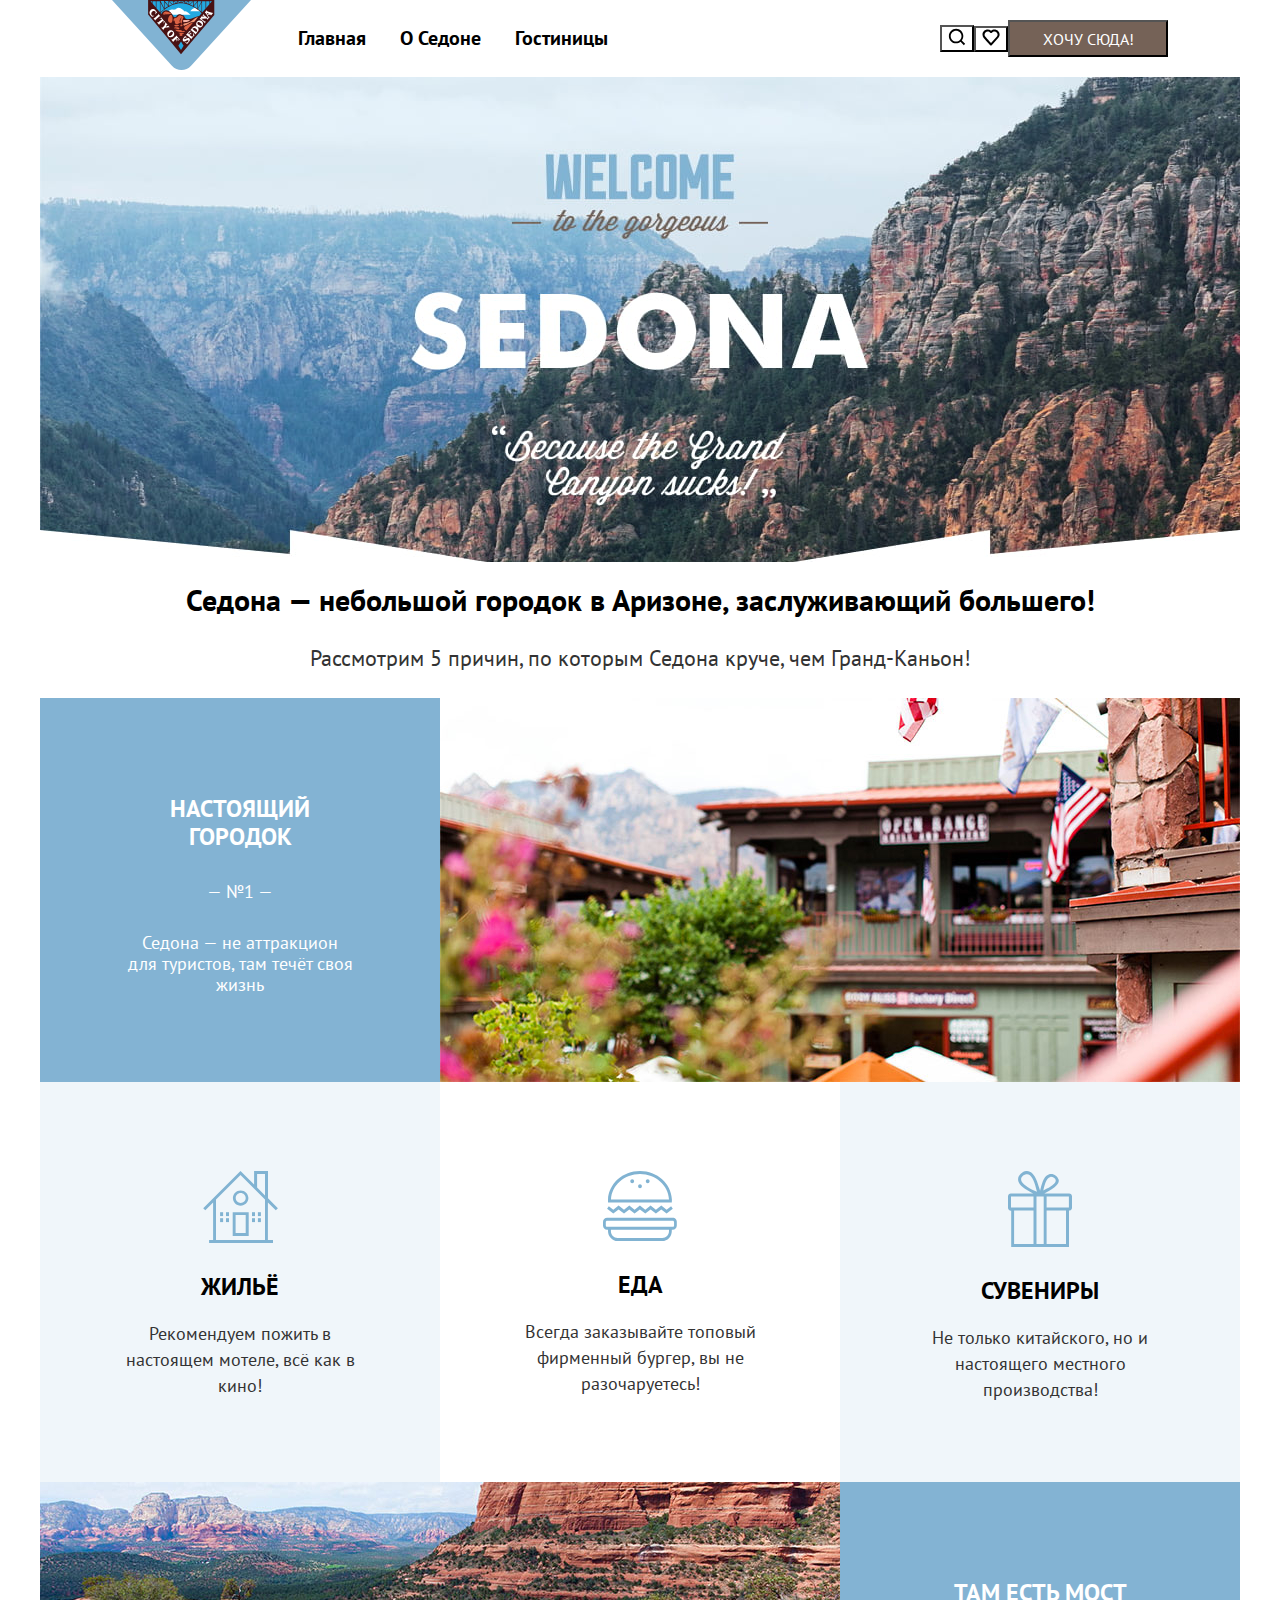
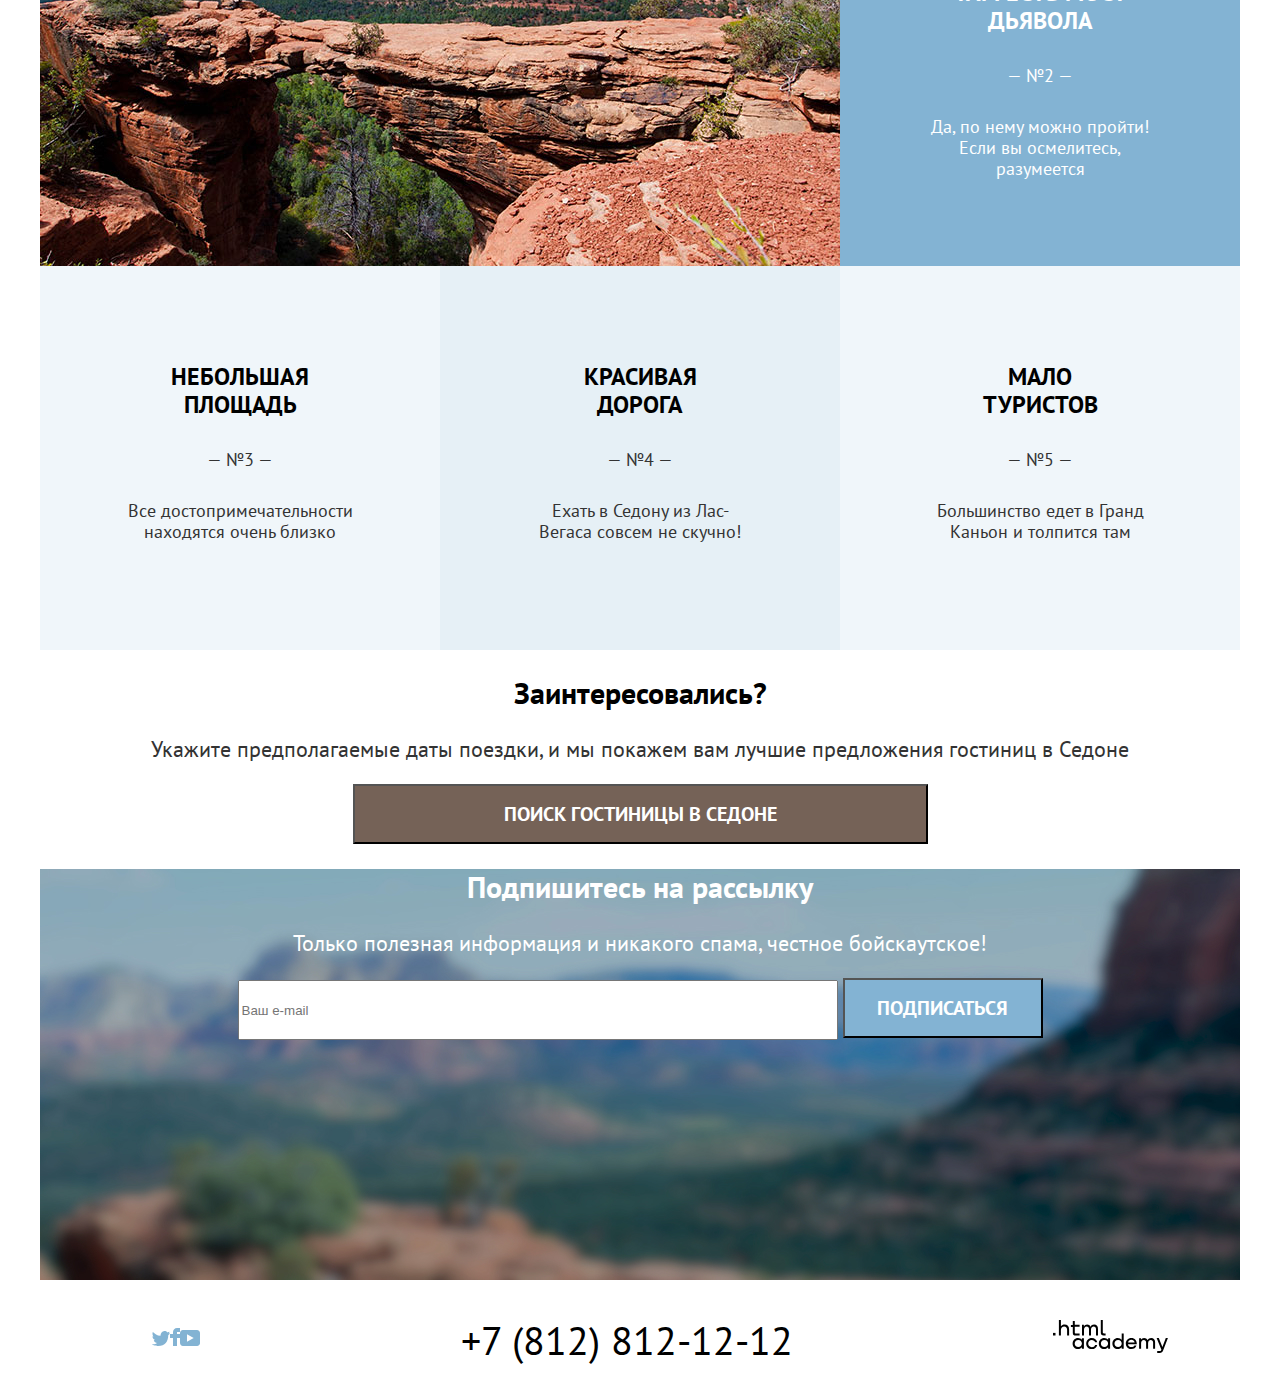
<file: index.html>
<!DOCTYPE html>
<html lang="ru">

<head>
  <meta charset="utf-8">
  <title>HTML Academy: Седона</title>
  <link rel="stylesheet" href="styles.css">
</head>

<body class="body">
  <header class="main-header">
    <a class="logo-link">
      <svg class="header-logo" xmlns="http://www.w3.org/2000/svg" width="139" height="70" viewBox="0 0 139 70"
        fill="none">
        <title>City of Sedona</title>
        <path d="M139 0H0L59.9312 65.6531C65.1688 71.449 73.8312 71.449 79.0688 65.6531L139 0Z" fill="#81B3D3" />
        <path d="M36.804 0.49745L68.9951 38.2042L101.086 0.696431L36.804 0.49745Z" fill="#23A9E1" />
        <path
          d="M61.2734 14.625H78.6225C77.3188 13.829 74.21 10.0484 72.6055 11.4413C72.5052 11.5408 67.6916 5.77035 64.5828 8.55607C61.8751 11.0433 60.5714 8.2576 57.5629 10.1479C53.9527 12.5357 59.5686 13.829 61.2734 14.625ZM88.0492 11.1428L78.2214 11.2423C82.1324 6.76525 83.8373 7.2627 88.0492 11.1428Z"
          fill="white" />
        <path
          d="M97.8768 3.58164V1.19388H99.9827L97.8768 3.58164ZM48.5371 12.9337C48.6374 13.0332 50.9439 10.5459 54.6544 8.0587C58.0641 5.77043 63.2788 3.18368 69.0953 3.18368C74.9118 3.18368 80.2268 5.86992 83.6365 8.15819C87.347 10.5459 89.6535 12.9337 89.7538 13.0332L87.2467 16.0179C82.7339 16.6148 79.5248 19.898 75.1123 19.2016C72.9061 18.8036 72.8058 17.6097 72.2041 16.3164C71.7027 15.3215 70.9004 15.5205 69.8976 15.1225C68.995 14.7245 68.3933 14.0281 66.4879 14.4261C64.8834 14.824 64.6828 17.3113 62.5769 17.2118C61.4737 17.1123 61.3734 15.6199 59.7689 13.6301C55.6573 8.75513 51.8465 9.45156 49.2391 13.9286L68.8947 37.1098L48.5371 12.9337ZM40.1133 1.19388V3.08419L38.5087 1.19388H40.1133ZM94.1663 1.19388H97.3753V4.17858L94.1663 7.95921V1.19388ZM90.0546 12.5358V1.19388H93.5646V8.55615L90.0546 12.5358C90.1549 12.5358 90.0546 12.5358 90.0546 12.5358ZM89.5532 2.18878V12.0383C88.4501 10.9439 87.2467 9.94901 85.943 9.0536L89.5532 2.18878ZM85.4416 1.89031V8.65564C84.9401 8.35717 84.539 7.95921 83.9373 7.66074C83.2353 7.26278 82.5333 6.76533 81.7311 6.36737L85.4416 1.89031ZM81.0291 1.69133V5.96941C80.0262 5.47195 78.9231 4.9745 77.9203 4.47705L81.0291 1.69133ZM81.6308 1.19388H85.3413L81.6308 5.77043V1.19388ZM85.943 1.19388H89.5532L85.943 8.25768V1.19388ZM77.118 1.19388H81.0291L77.5191 4.27807C77.4189 4.27807 77.3186 4.17858 77.2183 4.17858L77.118 1.19388ZM76.6166 1.59184V3.9796C75.6138 3.58164 74.6109 3.28317 73.5078 3.08419L76.6166 1.59184ZM72.4047 1.59184V2.88521C71.7027 2.78572 71.0007 2.68623 70.1984 2.58674L72.4047 1.59184ZM65.5854 1.59184L67.7916 2.58674C66.9893 2.58674 66.2874 2.68623 65.5854 2.88521V1.59184ZM61.4737 1.59184L64.5825 3.08419C63.4794 3.28317 62.4766 3.58164 61.4737 3.9796V1.59184ZM65.084 2.78572L61.7746 1.19388H65.084V2.78572ZM68.5939 2.38776L65.7859 1.09439H68.5939V2.38776ZM69.2959 1.19388H72.2041L69.2959 2.48725V1.19388ZM73.0064 1.19388H76.2155L73.0064 2.78572V1.19388ZM60.5712 4.27807L57.0612 1.19388H60.9723V4.17858L60.5712 4.27807ZM56.961 1.69133L60.0698 4.37756C58.9666 4.77552 57.9638 5.27297 56.961 5.86992V1.69133ZM52.6488 1.89031L56.259 6.36737C54.9553 7.0638 53.7519 7.85972 52.6488 8.75513V1.89031ZM48.4368 2.18878L52.0471 9.15309C50.7434 10.148 49.54 11.1429 48.4368 12.3368V2.18878ZM52.1473 8.15819L48.5371 1.09439H52.1473V8.15819ZM56.4595 5.67093L52.749 1.09439H56.4595V5.67093ZM43.8238 7.46176L40.6147 3.68113V1.19388H43.8238V7.46176ZM44.4255 1.19388H47.9354V12.3368L44.4255 8.15819V1.19388ZM69.2959 0H36.1019V14.5256L68.995 54.2221L69.1956 53.9236L102.289 14.9235V0H69.2959Z"
          fill="#491213" />
        <path d="M66.3877 45.7655L68.9951 41.5869L71.6025 45.7655L68.9951 49.9441L66.3877 45.7655Z" fill="#23A9E1" />
        <path
          d="M74.4106 30.4439C71.001 28.4541 71.8033 26.9618 74.6112 25.5689C76.1155 24.8725 79.4248 22.1862 80.7285 23.0817L74.4106 30.4439ZM72.1041 32.9312C70.0984 32.8317 67.7919 32.5332 65.7862 33.0307C66.9896 33.3291 69.9981 34.2245 67.1902 34.921C68.193 36.3138 69.7976 36.2144 70.8004 35.0205C70.3993 34.8215 70.0984 34.523 69.7976 34.324C70.9007 34.0256 71.9035 33.4286 72.1041 32.9312ZM73.3075 31.3393C72.405 30.5434 71.4021 30.5434 70.5998 31.3393C69.3964 29.25 65.1845 29.9465 63.1788 29.648C64.282 32.2347 72.8061 32.7322 73.3075 31.3393ZM66.4882 29.1506C64.8837 28.6531 59.6689 28.7526 63.0786 27.3597C64.1817 26.9618 69.7976 27.4592 66.4882 29.1506ZM68.4939 26.1659C67.9925 25.0715 68.895 23.7781 70.1987 24.773C71.4021 25.5689 69.597 26.7628 68.4939 26.1659ZM65.5857 26.2653C63.2791 26.9618 60.2706 25.4694 63.9811 24.773C66.2876 24.2755 68.6945 25.2704 65.5857 26.2653C65.6859 26.2653 65.4854 26.2653 65.5857 26.2653ZM62.9783 20.097C62.4769 21.6888 61.474 21.9873 61.5743 20.097C61.6746 17.8087 63.1788 18.4056 64.7834 17.5102C66.0871 16.8138 66.7891 14.1276 69.0956 15.7194C70.0984 16.4158 71.3018 15.8189 71.6027 16.9133C71.6027 16.8138 68.6945 23.5791 70.299 23.5791C67.0899 23.5791 68.4939 19.7985 69.6973 17.2117C68.4939 17.8087 66.5885 21.4898 68.193 22.1862C67.3908 23.2806 64.7834 24.773 63.4797 23.6786C62.3766 22.6837 62.9783 21.3903 62.9783 20.097ZM58.9669 22.8827C53.351 22.8827 57.1618 14.3265 59.0672 14.824C61.2735 15.5204 60.9726 22.9822 58.9669 22.8827ZM52.7493 14.7245C50.1419 14.625 51.2451 12.1377 53.0502 11.6403C54.755 11.1428 58.2649 12.7347 59.4683 13.8291C57.6632 14.426 55.3567 14.3265 53.351 14.426C53.1505 12.4362 52.649 13.1326 52.7493 14.7245Z"
          fill="#DC6243" />
        <path
          d="M72.0039 25.6685C69.0957 22.6838 76.3161 22.9823 77.5195 21.8879C78.3218 22.1864 84.5394 16.5155 86.0437 16.9134C84.9406 18.2068 82.634 22.1864 81.0295 22.1864C79.7258 22.1864 78.4221 21.9874 77.4193 22.8828C75.915 24.2757 73.5082 24.9721 72.0039 25.6685Z"
          fill="#F49774" />
        <path
          d="M72.906 22.0868C71.3015 22.9822 69.7972 19.5996 72.6052 19.898C74.4103 20.097 76.3157 19.6991 78.0205 19.9975C76.7168 21.4899 74.9117 22.2858 72.906 22.0868Z"
          fill="#F4B1A4" />
        <path
          d="M51.2452 20.7935C51.546 21.1915 51.8469 21.5894 51.7466 22.1864C51.7466 22.5843 51.1449 23.1813 51.546 23.3803L53.0503 21.5894C52.6492 21.4899 49.5404 17.8088 49.5404 17.4108L47.4344 18.5052C47.5347 18.9032 48.2367 18.5052 48.6378 18.5052C49.1392 18.5052 49.5404 18.9032 49.9415 19.2017C48.8384 20.0971 46.1307 22.4848 45.8299 22.4848C45.7296 22.4848 45.1279 22.0869 45.1279 22.4848C45.1279 22.6838 45.7296 23.1813 45.8299 23.2808L47.2338 24.9721C47.635 24.7731 47.1336 24.4746 47.3341 24.1762C47.4344 23.9772 50.5432 21.4899 51.2452 20.7935ZM47.8355 16.3165C48.1364 16.217 48.2367 16.6149 48.4372 16.3165L46.8327 14.4261C46.6321 14.1277 46.3313 13.8292 46.3313 14.4261C46.4316 14.8241 42.3199 18.1073 42.1194 18.2068C41.8185 18.3063 41.6179 17.9083 41.4174 18.3063C41.9188 18.9032 42.3199 19.4007 42.8214 19.9976C43.0219 20.1966 43.1222 20.3956 43.3228 20.5945C43.5233 20.7935 43.4231 20.1966 43.4231 20.1966C43.3228 19.8981 43.7239 19.5996 44.0248 19.4007C45.0276 18.4057 47.5347 16.3165 47.8355 16.3165ZM42.1194 15.7195C41.0162 16.018 39.7126 15.62 39.4117 14.4261C39.0106 13.2323 39.8128 12.0384 40.7154 11.342C41.6179 10.6455 43.0219 10.745 43.5233 11.8394C43.7239 12.3369 43.6236 12.9338 43.4231 13.4312C43.3228 13.7297 43.0219 14.0282 43.4231 14.2272C44.0248 13.5307 44.5262 12.8343 45.1279 12.1379C44.4259 11.7399 44.125 11.0435 43.6236 10.4465C43.0219 9.75011 42.3199 9.05368 41.3171 8.95419C39.4117 8.65572 37.7069 10.6455 37.5063 12.3369C37.406 13.2323 37.7069 14.1277 38.3086 14.9236C38.81 15.5205 39.512 16.018 39.9131 16.7144C40.1137 16.8139 41.7182 16.018 42.0191 15.9185C42.2196 15.9185 42.1194 15.819 42.1194 15.7195C41.6179 15.9185 42.1194 15.7195 42.1194 15.7195ZM67.6917 39.1992C66.9898 38.7017 65.0844 36.2145 64.6832 35.717L64.4827 35.4186L64.2821 35.518C64.1818 35.6175 64.3824 35.916 64.2821 36.115C63.7807 36.9109 60.5716 39.2987 60.371 39.4976C59.9699 39.6966 59.5687 39.3982 59.3682 39.6966C59.8696 40.2936 61.1733 41.9849 61.3739 41.9849C61.6747 41.9849 61.4741 41.4874 61.4741 41.388C61.5744 41.189 63.179 39.7961 63.7807 39.2987C63.9812 39.0997 64.1818 39.5971 64.3824 39.7961C64.5829 40.0946 64.6832 40.4925 64.5829 40.791C64.4827 40.99 64.0815 41.388 64.3824 41.5869C64.7835 41.0895 65.8866 39.7961 66.0872 39.5971C66.2878 39.3982 65.6861 39.5971 65.7863 39.4976C65.5858 39.5971 65.2849 39.6966 65.0844 39.4976C64.9841 39.4976 64.3824 38.8012 64.4827 38.7017C64.7835 38.5027 65.0844 38.1048 65.4855 38.0053C66.0872 37.9058 66.4883 39.0002 66.5886 39.3982C66.6889 39.7961 66.6889 40.1941 66.4883 40.4925C66.3881 40.791 66.1875 40.99 66.4883 41.0895L67.8923 39.1992C67.8923 39.2987 67.792 39.2987 67.6917 39.1992C67.5915 39.1992 67.792 39.2987 67.6917 39.1992ZM58.4656 30.3446C57.7636 30.3446 57.0617 30.643 56.4599 31.1405C55.056 32.3344 54.8554 34.4237 55.9585 35.916C57.2622 37.6073 59.3682 37.8063 61.073 36.6124C62.477 35.4186 62.6775 33.3293 61.5744 31.8369C60.7722 30.842 59.5687 30.3446 58.4656 30.3446ZM59.669 31.7374C60.5716 31.6379 61.1733 32.5333 60.7722 33.5282C60.371 34.5231 59.3682 35.518 58.3653 35.916C57.1619 36.4135 56.3597 35.4186 56.8611 34.2247C57.2622 33.2298 58.2651 32.2349 59.2679 31.8369C59.3682 31.8369 59.4685 31.7374 59.669 31.7374ZM56.8611 27.1609C57.1619 27.1609 57.4628 27.5588 57.6634 27.1609L56.2594 25.4695C55.8582 25.6685 56.2594 25.8675 56.1591 26.0665C55.9585 26.365 54.4543 26.5639 54.0531 26.6634C54.1534 26.2655 54.6548 24.9721 54.8554 24.8726C55.2565 24.5741 55.4571 25.1711 55.6577 24.7731L53.8526 22.6838C53.652 22.4848 53.4514 21.9874 53.2509 22.2859C53.2509 22.2859 53.2509 23.2808 53.1506 23.3803C53.0503 23.5792 52.5489 25.768 51.9472 26.2655C51.6463 26.5639 50.4429 27.5588 50.1421 27.6583C49.8412 27.7578 49.6407 27.2604 49.3398 27.6583L50.9443 29.5486C51.0446 29.6481 51.3455 30.1456 51.4458 30.1456C51.7466 30.2451 51.4458 29.5486 51.546 29.4491C51.6463 29.1507 53.1506 27.6583 53.8526 27.5588C54.7551 27.3599 55.8582 27.0614 56.8611 27.1609C57.0617 27.1609 56.6605 27.1609 56.8611 27.1609ZM81.1298 33.8267C81.2301 34.2247 81.3303 34.7221 81.2301 35.1201C81.1298 35.717 80.6284 37.0104 79.8261 36.6124C79.0238 36.2145 78.4221 35.518 77.7201 34.9211C78.2215 34.3242 78.723 33.8267 79.6255 34.1252C79.8261 34.2247 80.0266 34.1252 79.8261 33.9262C79.5252 33.7272 77.8204 32.6328 77.7201 32.7323C77.5196 32.9313 78.021 33.3293 77.8204 33.7272C77.7201 34.0257 77.4193 34.2247 77.2187 34.5231C76.7173 34.1252 76.0153 33.7272 76.5167 33.0308C76.9179 32.6328 77.319 32.2349 77.9207 32.1354C78.3218 32.0359 79.1241 32.4339 79.2244 32.0359C78.5224 31.7374 77.8204 31.3395 77.1184 31.041C77.2187 31.5384 74.9122 33.9262 74.4108 34.5231C74.3105 34.6226 74.0096 34.9211 74.0096 35.0206C74.0096 35.3191 74.4108 35.1201 74.4108 35.1201C74.7116 35.0206 78.8232 38.4033 78.9235 38.7017C79.0238 38.9007 78.8232 39.0997 78.9235 39.1992C78.9235 39.1992 79.0238 39.2987 79.1241 39.2987C79.4249 39.0002 82.0323 35.4186 82.634 35.3191C82.1326 34.5231 81.6312 33.7272 81.1298 32.9313C80.7286 33.1303 81.0295 33.6277 81.1298 33.8267ZM77.1184 38.2043C75.8147 37.3089 73.5082 39.0002 73.1071 39.1992C72.4051 39.4976 71.9037 38.8012 72.3048 38.2043C72.6056 37.7068 73.2073 37.4084 73.8091 37.4084C74.0096 37.4084 74.7116 37.5078 74.7116 37.4084C74.8119 37.3089 74.8119 37.3089 74.7116 37.2094C74.1099 36.8114 73.6085 36.4135 73.0068 36.115C72.9065 36.8114 72.1042 37.2094 71.7031 37.7068C71.2017 38.3038 70.7003 39.0002 70.7003 39.6966C70.7003 40.3931 71.1014 41.0895 71.8034 41.388C72.5054 41.7859 73.3076 41.4874 74.0096 41.0895C74.4108 40.791 74.8119 40.4925 75.213 40.2936C75.8147 39.9951 76.7173 40.2936 76.5167 41.0895C76.3162 41.7859 75.6142 42.3829 74.9122 42.5818C74.511 42.6813 74.1099 42.6813 73.7088 42.4824C73.4079 42.3829 73.1071 41.9849 72.9065 42.3829L75.213 43.9747C75.3133 43.4773 75.5139 43.2783 75.915 42.9798C76.4164 42.5818 76.8176 42.0844 77.2187 41.5869C78.021 40.6915 78.3218 39.0997 77.1184 38.2043ZM94.7684 10.2476C94.7684 10.3471 94.7684 10.3471 94.7684 10.2476L93.8658 11.2425L93.0635 12.2374C92.863 12.4363 92.7627 12.5358 93.0635 12.7348C93.565 12.4363 96.5735 17.5103 96.3729 18.2068C95.8715 18.4057 91.8601 14.9236 91.7599 14.7246C91.7599 14.6251 91.9604 14.0282 91.6596 14.1277C91.5593 14.1277 91.1582 14.7246 91.0579 14.8241L90.4562 15.5205C90.6567 15.819 90.757 15.5205 91.0579 15.5205C91.2584 15.62 92.2613 16.4159 92.5621 16.6149C92.0607 16.6149 90.8573 16.7144 90.6567 16.7144C90.055 16.8139 90.3559 16.3165 89.9547 16.1175L88.4505 17.9083L87.5479 18.9032C87.5479 18.9032 87.5479 18.9032 87.5479 19.0027C87.7485 19.2017 87.6482 19.1022 87.9491 19.0027C88.2499 18.9032 92.2613 22.1864 92.3616 22.3854C92.5621 22.6838 92.2613 22.9823 92.6624 23.1813L93.8658 21.7884C93.9661 21.6889 93.9661 21.6889 93.8658 21.6889C93.565 21.4899 93.565 21.7884 93.1638 21.7884C92.863 21.6889 90.2556 19.5996 89.353 18.8037L94.6681 18.6047C94.8687 18.6047 95.3701 19.2017 95.3701 19.4007C95.2698 19.5996 95.0692 19.7986 95.3701 19.8981C95.6709 19.5001 95.9718 19.2017 96.2726 18.8037L96.3729 18.6047C96.4732 18.6047 96.4732 18.5052 96.4732 18.4057L96.5735 18.3063C96.8743 18.0078 97.7769 17.0129 97.6766 16.9134C97.3758 16.6149 97.2755 17.2119 96.8743 16.9134C96.6738 16.7144 96.0721 15.7195 95.9718 15.5205C95.7712 15.2221 96.3729 14.9236 96.5735 14.8241C97.0749 14.5256 98.6794 14.0282 98.88 15.0231C98.88 15.2221 98.6794 15.421 98.7797 15.5205C98.7797 15.5205 98.88 15.7195 98.9803 15.62L101.086 13.0333C100.986 12.9338 100.986 12.9338 100.886 12.8343C100.384 13.3318 95.3701 11.342 95.0692 11.0435C94.9689 10.8445 94.9689 10.2476 94.7684 10.2476ZM94.5678 12.8343C95.3701 13.1328 96.0721 13.4312 96.8743 13.8292C96.6738 13.9287 96.4732 14.0282 96.2726 14.1277C96.0721 14.2272 95.8715 14.4261 95.6709 14.6251L94.5678 12.8343ZM87.9491 20.495C86.8459 20.3956 85.7428 20.893 84.9406 21.7884C83.7371 23.2808 83.8374 25.4695 85.3417 26.6634C86.8459 27.8573 89.0522 27.5588 90.2556 26.166C91.459 24.6736 91.3587 22.4848 89.8545 21.291C89.353 20.893 88.6511 20.5945 87.9491 20.495ZM86.5451 22.0869C87.1468 22.0869 87.8488 22.4848 88.2499 22.7833C89.0522 23.2808 90.4562 24.4746 89.7542 25.4695C89.7542 25.3701 89.8545 25.3701 89.6539 25.569C88.8516 26.365 87.4477 25.6685 86.7457 25.0716C86.0437 24.5741 84.74 23.3803 85.5423 22.3854C85.8431 22.1864 86.144 22.0869 86.5451 22.0869ZM83.4363 26.365C82.2329 26.2655 81.0295 26.8624 80.1269 27.9568C79.5252 28.7527 78.8232 29.4491 78.2215 30.2451C78.4221 30.5435 78.723 30.1456 79.0238 30.3446C79.3247 30.5435 83.1355 33.6277 83.1355 33.8267C83.2357 34.1252 82.9349 34.2247 83.2357 34.4237C83.336 34.5231 86.144 31.041 86.4448 30.444C86.8459 29.3497 86.5451 28.0563 85.6425 27.2604C85.7428 27.3599 85.8431 27.3599 85.6425 27.2604C84.8403 26.6634 84.1383 26.365 83.4363 26.365ZM82.3332 27.9568C82.4335 27.9568 82.5337 27.9568 82.634 27.9568C84.038 28.3548 86.0437 30.0461 84.74 31.5384C84.5394 31.7374 84.74 31.5384 84.3389 31.9364C84.1383 32.1354 80.1269 28.9517 80.3275 28.7527C80.7286 28.2553 81.6312 27.8573 82.3332 27.9568Z"
          fill="white" />
      </svg>
    </a>
    <nav class="navigation">
      <ul class="navigation-list">
        <li class="navigation-item">
          <a class="navigation-link">Главная</a>
        </li>
        <li class="navigation-item">
          <a class="navigation-link" href="#">О Седоне</a>
        </li>
        <li class="navigation-item">
          <a class="navigation-link" href="catalog.html">Гостиницы</a>
        </li>
      </ul>
    </nav>

    <div class="actions">
      <button class="actions-iconic-button" type="button">
        <svg width="18" height="18" viewBox="0 0 20 19" fill="none" xmlns="http://www.w3.org/2000/svg">
          <title>Найти</title>
          <path
            d="M19.0257 17.05L15.3152 13.35C16.318 12.05 17.02 10.35 17.02 8.44995C17.02 4.04995 13.4098 0.449951 8.99732 0.449951C4.58483 0.449951 0.974609 4.14995 0.974609 8.54995C0.974609 12.95 4.58483 16.55 8.99732 16.55C10.8024 16.55 12.5072 15.95 13.9112 14.85L17.6217 18.55L19.0257 17.05ZM8.99732 14.55C5.68795 14.55 2.98029 11.85 2.98029 8.54995C2.98029 5.24995 5.68795 2.54995 8.99732 2.54995C12.3067 2.54995 15.0143 5.24995 15.0143 8.54995C15.0143 11.85 12.3067 14.55 8.99732 14.55Z"
            fill="black" />
        </svg>
      </button>
      <button class="actions-iconic-button" type="button">
        <svg xmlns="http://www.w3.org/2000/svg" width="18" height="17" viewBox="0 0 19 17" fill="none">
          <title>Избранное</title>
          <path
            d="M9.44382 17C9.14296 17 8.84211 16.9 8.64155 16.6C3.22622 10.5 1.92253 9.1 1.62168 8.7C0.91969 7.8 0.518555 6.6 0.518555 5.4C0.518555 2.4 2.92537 0 6.03416 0C7.33785 0 8.54126 0.5 9.5441 1.3C10.5469 0.5 11.8506 0 13.054 0C16.0625 0 18.5696 2.4 18.5696 5.4C18.5696 6.7 18.0682 7.9 17.266 8.8L10.2461 16.7C10.0455 16.9 9.84495 17 9.44382 17ZM3.42679 7.5C3.72764 7.9 6.93672 11.5 9.5441 14.4L15.7617 7.4C16.2631 6.9 16.4637 6.2 16.4637 5.4C16.4637 3.6 14.9594 2.1 13.1543 2.1C12.1515 2.1 11.1486 2.6 10.4467 3.4C10.1458 3.7 9.84495 3.8 9.5441 3.8C9.24325 3.8 8.9424 3.6 8.74183 3.4C8.03984 2.6 7.037 2.1 6.03416 2.1C4.22906 2.1 2.7248 3.6 2.7248 5.4C2.62452 6.3 3.02565 7 3.42679 7.5C3.3265 7.5 3.3265 7.5 3.42679 7.5Z"
            fill="black" />
        </svg>
      </button>
      <button class="actions-button" type="button">Хочу сюда!</button>
    </div>
  </header>
  <main class="main-content">
    <div class="banner">
    </div>
    <section class="reason">
      <h1 class="reason-main-title">
        Седона — небольшой городок в Аризоне,
        заслуживающий большего!
      </h1>
      <p class="reason-main-text">Рассмотрим 5 причин, по которым Седона круче, чем Гранд-Каньон!</p>
      <ol class="reason-list">
        <li class="reason-item full">
          <article class="reason-card reverse-order">
            <div class="reason-img-wrapper">
              <img class="reason-img" src="images/reason-photo-1.jpg" width="800" height="384" alt="Настоящий городок">
            </div>
            <section class="reason-text-content">
              <h2 class="reason-title">Настоящий городок</h2>
              <p class="reason-text">— №1 —</p>
              <p class="reason-text">Седона — не аттракцион для туристов, там течёт своя жизнь</p>
            </section>
          </article>
          <ul class="reason-sub-list">
            <li class="reason-sub-item">
              <svg class="reason-sub-icon" xmlns="http://www.w3.org/2000/svg" width="75" height="72" viewBox="0 0 75 72"
                fill="#81B3D2">
                <path
                  d="M29.7 65H45.7V41.2H29.7C29.7 41.2 29.7 65 29.7 65ZM32.5999 44.0999H42.7V62.0999H32.5999V44.0999Z" />
                <path
                  d="M72.8 39.3L74.9 37.2L65 27.3V0H51.0999V13.6L37.5 0L0.199951 37.2L2.29995 39.3L10.1 31.5V69.1H6.09995V72H70V69.1H64.9V31.5L72.8 39.3ZM62 69.1H13V28.5L37.5 4.1L62 28.5V69.1ZM62 24.4L54.0999 16.5V2.9H62V24.4Z" />
                <path
                  d="M29.8999 27.1C29.8999 31.4 33.3999 34.8 37.5999 34.8C41.8999 34.8 45.3999 31.3 45.3999 27.1C45.3999 22.8 41.8999 19.4 37.5999 19.4C33.3999 19.4 29.8999 22.8 29.8999 27.1ZM37.6999 22.1C40.3999 22.1 42.6999 24.3 42.6999 27C42.6999 29.7 40.4999 31.9 37.6999 31.9C34.9999 31.9 32.6999 29.7 32.6999 27C32.6999 24.3 34.8999 22.1 37.6999 22.1Z" />
                <path d="M20.1 41.2H17.1V45.0999H20.1V41.2Z" />
                <path d="M26 41.2H23V45.0999H26V41.2Z" />
                <path d="M20.1 47.2H17.1V51.0999H20.1V47.2Z" />
                <path d="M26 47.2H23V51.0999H26V47.2Z" />
                <path d="M52 41.2H49V45.0999H52V41.2Z" />
                <path d="M57.8999 41.2H54.8999V45.0999H57.8999V41.2Z" />
                <path d="M52 47.2H49V51.0999H52V47.2Z" />
                <path d="M57.8999 47.2H54.8999V51.0999H57.8999V47.2Z" />
              </svg>
              <h2 class="reason-sub-title">Жильё</h2>
              <p class="reason-sub-text">Рекомендуем пожить в настоящем мотеле, всё как в кино!</p>
            </li>
            <li class="reason-sub-item">
              <svg class="reason-sub-icon" xmlns="http://www.w3.org/2000/svg" width="74" height="70" viewBox="0 0 74 70"
                fill="#81B3D2">
                <path
                  d="M69.9 46.7H59.3H14.6H4.1C1.8 46.7 0 48.6 0 51V54.5C0 56.9 1.9 58.7999 4.1 58.7999H5V59.9C5 65.4 9.3 70 14.6 70H59.2C64.5 70 68.8 65.5 68.8 59.9V58.7999H69.7C72 58.7999 73.8 56.9 73.8 54.5V51C74 48.7 72.1 46.7 69.9 46.7ZM66 59.9C66 63.8 63 66.9 59.3 66.9H14.6C10.9 66.9 7.9 63.7 7.9 59.9V58.7999H66V59.9ZM71.1 54.5C71.1 55.2 70.5 55.7999 69.9 55.7999H68.9H66H8H5H4C3.3 55.7999 2.8 55.2 2.8 54.5V51C2.8 50.3 3.4 49.7 4 49.7H7.7H14.6H59.2H66.1H69.8C70.5 49.7 71 50.3 71 51C71.1 51 71.1 54.5 71.1 54.5Z" />
                <path
                  d="M15.6 38.4L21 42.5L26.3 38.4L31.6 42.5L36.9 38.4L42.3 42.5L47.6 38.4L52.9 42.5L58.3 38.4L63.6 42.5L69.8 37.8L68.1 35.3L63.6 38.7L58.3 34.6L52.9 38.7L47.6 34.6L42.3 38.7L36.9 34.6L31.6 38.7L26.3 34.6L21 38.7L15.6 34.6L10.3 38.7L5.79998 35.3L4.09998 37.8L10.3 42.5L15.6 38.4Z" />
                <path
                  d="M8 31.5H65.9H68.8C68.8 30.9 68.9 30.3 68.9 29.6C68.9 29.2 68.9 28.8 68.9 28.4C68.2 12.7 54.2 0 37 0C19.7 0 5.7 12.7 5 28.5C5 28.9 5 29.3 5 29.7C5 30.3 5 31 5.1 31.6H8V31.5ZM37 3C52.6 3 65.4 14.3 66 28.5H8C8.6 14.4 21.4 3 37 3Z" />
                <path
                  d="M37 17.3C38.0493 17.3 38.9 16.4046 38.9 15.3C38.9 14.1955 38.0493 13.3 37 13.3C35.9506 13.3 35.1 14.1955 35.1 15.3C35.1 16.4046 35.9506 17.3 37 17.3Z" />
                <path
                  d="M29.2001 12.2C30.2494 12.2 31.1 11.3045 31.1 10.2C31.1 9.09538 30.2494 8.19995 29.2001 8.19995C28.1507 8.19995 27.3 9.09538 27.3 10.2C27.3 11.3045 28.1507 12.2 29.2001 12.2Z" />
                <path
                  d="M44.7001 12.2C45.7494 12.2 46.6 11.3045 46.6 10.2C46.6 9.09538 45.7494 8.19995 44.7001 8.19995C43.6507 8.19995 42.8 9.09538 42.8 10.2C42.8 11.3045 43.6507 12.2 44.7001 12.2Z" />
              </svg>
              <h2 class="reason-sub-title">Еда</h2>
              <p class="reason-sub-text">Всегда заказывайте топовый фирменный бургер, вы не разочаруетесь!</p>
            </li>
            <li class="reason-sub-item">
              <svg class="reason-sub-icon" xmlns="http://www.w3.org/2000/svg" width="64" height="76" viewBox="0 0 64 76"
                fill="#81B3D2">
                <path
                  d="M61.1 22.5H61H36.3C50.1 15.6 51.2 11.2 50.7 8.79997C49.5 4.79997 45 1.79997 40.7 3.39997C35.1 5.49997 33.6 13.8 32.1 19.8C30.1 13.7 28.3 5.99997 23.9 2.09997C22.6 0.999966 20.8 -0.200034 18.1 0.0999663C14.1 0.499966 8.3 5.49997 10.6 11.1C12.9 16.5 20.3 19.9 25.2 22.6H3.2H2.9C1.3 22.6 0 23.9 0 25.5V36.8C0 38.4 1.3 39.7 2.9 39.7H3.2V73V75.4V76H61V75.5V73V39.6H61.1C62.7 39.6 64 38.3 64 36.7V25.4C64 23.8 62.7 22.5 61.1 22.5ZM42.4 5.89997C44.5 5.59997 47.4 7.19997 47.7 9.09997C48.1 11.9 44.3 14.4 42.6 15.5C40.1 17.2 37.7 18.1 35.3 19.6C36.2 15.9 37.8 6.59997 42.4 5.89997ZM19.5 15.9C17.3 14.4 13 11.5 13.1 8.09997C13.2 4.49997 18.8 1.49997 21.9 4.19997C25.8 7.59997 27.6 15.3 29 20.8C25.8 19.3 22.7 18 19.5 15.9ZM25.5 73H6.1V39.6H25.5V73ZM25.5 36.5H3V25.5H25.5V36.5ZM35.7 36.5V39.5V73H28.5V39.6V36.6V25.6H35.7V36.5ZM58 73H38.6V39.6H58V73ZM60.9 36.5H38.6V25.5H60.9V36.5Z" />
              </svg>
              <h2 class="reason-sub-title">Сувениры</h2>
              <p class="reason-sub-text">Не только китайского, но и настоящего местного производства!</p>
            </li>
          </ul>
        </li>
        <li class="reason-item full">
          <article class="reason-card">
            <div class="reason-img-wrapper">
              <img class="reason-img" src="images/reason-photo-2.jpg" width="800" height="384"
                alt="Там есть мост дьявола">
            </div>
            <section class="reason-text-content">
              <h2 class="reason-title">Там есть мост дьявола</h2>
              <p class="reason-text">— №2 —</p>
              <p class="reason-text">Да, по нему можно пройти! Если вы осмелитесь, разумеется</p>
            </section>
          </article>
        </li>
        <li class="reason-item short">
          <article class="reason-card">
            <section class="reason-text-content">
              <h2 class="reason-title">Небольшая площадь</h2>
              <p class="reason-text">— №3 —</p>
              <p class="reason-text">Все достопримечательности находятся очень близко</p>
            </section>
          </article>
        </li>
        <li class="reason-item short">
          <article class="reason-card">
            <section class="reason-text-content">
              <h2 class="reason-title">Красивая дорога</h2>
              <p class="reason-text">— №4 —</p>
              <p class="reason-text">Ехать в Седону из Лас-Вегаса совсем не скучно!</p>
            </section>
          </article>
        </li>
        <li class="reason-item short">
          <article class="reason-card">
            <section class="reason-text-content">
              <h2 class="reason-title">Мало туристов</h2>
              <p class="reason-text">— №5 —</p>
              <p class="reason-text">Большинство едет в Гранд Каньон и толпится там</p>
            </section>
          </article>
        </li>
      </ol>
    </section>
    <section class="question-block">
      <h2 class="question-block-title">Заинтересовались?</h2>
      <p class="question-block-text">Укажите предполагаемые даты поездки, и мы покажем вам лучшие предложения гостиниц в
        Седоне</p>
      <button class="search-button" type="button">Поиск гостиницы в Седоне</button>
    </section>

    <section class="subscribe-block with-background-image">
      <h2 class="subscribe-title">Подпишитесь на рассылку</h2>
      <p class="subscribe-text">Только полезная информация и никакого спама, честное бойскаутское!
      </p>
      <form class="subscribe-form" method="post" action="https://echo.htmlacademy.ru/">
        <input class="subscribe-email-input" type="email" placeholder="Ваш e-mail" name="email">
        <button class="subscribe-email-button" type="submit">Подписаться</button>
      </form>
    </section>
  </main>

  <footer class="footer">
    <ul class="socials-list">
      <li class="social-item">
        <a class="social-link" href="https://twitter.com/htmlacademy_ru" target="_blank">
          <svg class="social-icon" xmlns="http://www.w3.org/2000/svg" width="18" height="15" viewBox="0 0 18 15"
            fill="none">
            <title>Twitter</title>
            <path
              d="M11.6 0.200056C13.4 -0.299944 14.8 0.500056 15.4 1.40006C16.1 1.20006 16.8 0.900056 17.5 0.700056C17.5 1.60006 16.9 2.20006 16.6 2.50006C17.3 2.60006 18 1.90006 18 1.90006C17.8 2.90006 16.9 3.70006 16.3 3.90006C16.1 10.7001 13 15.1001 5.7 15.0001C5.1 15.0001 5.8 15.0001 5.2 15.0001C4.8 15.0001 0.8 14.5001 0 13.1001C2.4 13.3001 4.1 12.7001 5 11.9001C4 11.6001 2.1 11.5001 1.8 9.00006C2.2 9.10006 2.4 9.20006 3.1 9.10006C1.8 8.30006 0.4 7.50006 0.5 5.30006C0.8 5.60006 1.6 5.80006 1.9 5.80006C1.1 5.60006 -0.2 2.50006 0.9 0.900056C2.8 2.80006 4.9 4.50006 8.5 4.70006C8.7 2.30006 9.7 0.800056 11.6 0.200056Z"
              fill="#83B3D3" />
          </svg>
        </a>
      </li>
      <li class="social-item">
        <a class="social-link" href="https://www.facebook.com/htmlacademy" target="_blank">
          <svg class="social-icon" xmlns="http://www.w3.org/2000/svg" width="10" height="18" viewBox="0 0 10 18"
            fill="none">
            <title>Facebook</title>
            <path d="M7 0C4.8 0 3 1.8 3 4V6H0V10H3V18H7V10H10V6H7V4H10V0H7Z" fill="#83B3D3" />
          </svg>
        </a>
      </li>
      <li class="social-item">
        <a class="social-link" href="https://www.youtube.com/c/HTMLAcademyRUS" target="_blank">
          <svg class="social-icon" xmlns="http://www.w3.org/2000/svg" width="20" height="16" viewBox="0 0 20 16"
            fill="none">
            <title>Youtube</title>
            <path
              d="M17 0H2.9C1.2 0 0 1.5 0 3.2V12.7C0 14.5 1.2 16 2.9 16H17.2C18.7 16 20.1 14.5 20.1 12.8V3.2C19.9 1.5 18.7 0 17 0ZM7 11.8V4.2L13.7 8L7 11.8Z"
              fill="#83B3D3" />
          </svg>
        </a>
      </li>
    </ul>
    <a class="telephone-link" href="tel:+78128121212"> +7 (812) 812-12-12 </a>
    <a class="copyright-link" href="https://htmlacademy.ru" target="_blank">
      <svg class="copyright-icon" xmlns="http://www.w3.org/2000/svg" width="115" height="33" viewBox="0 0 115 33"
        fill="none">
        <title>HTML Academy</title>
        <path d="M0 12.8999V15.4999H2.5V12.8999H0Z" fill="black" />
        <path
          d="M11.5999 4.5C9.9999 4.5 8.7999 5.2 7.9999 6.2H7.8999V0H5.8999V15.5H7.8999V10.2C7.8999 8.1 9.1999 6.6 11.1999 6.6C12.9999 6.6 14.0999 8 14.0999 9.8V15.5H16.0999V9.4C16.1999 6.4 14.2999 4.5 11.5999 4.5Z"
          fill="black" />
        <path
          d="M26.5999 4.8001H21.7999V1.1001H19.7999V4.9001H17.8999V6.9001H19.7999V12.9001C19.7999 14.6001 20.7999 15.6001 22.4999 15.6001H26.5999V13.6001H22.8999C22.1999 13.6001 21.7999 13.2001 21.7999 12.5001V6.8001H26.5999V4.8001Z"
          fill="black" />
        <path
          d="M41.1 4.6001C39.5 4.6001 38.2 5.4001 37.6 6.7001H37.5C36.9 5.5001 35.7 4.6001 34.1 4.6001C32.7 4.6001 31.6 5.4001 31 6.4001H30.9V4.8001H29V15.4001H31V10.0001C31 8.0001 32 6.5001 33.6 6.5001C35.1 6.5001 36 7.5001 36 9.1001V15.4001H38V9.8001C38 7.4001 39.4 6.5001 40.6 6.5001C42.1 6.5001 43 7.5001 43 9.1001V15.4001H45V8.9001C45.1 6.4001 43.6 4.6001 41.1 4.6001Z"
          fill="black" />
        <path d="M47.8 12.7C47.8 14.4 48.8 15.4 50.6 15.4H52.6V13.4H50.9001C50.2001 13.4 49.8 13 49.8 12.3V0H47.8V12.7Z"
          fill="black" />
        <path
          d="M28.9001 19.6999C28.0001 18.5999 26.7001 17.8999 25.0001 17.8999C21.9001 17.8999 19.6001 20.1999 19.6001 23.4999C19.6001 26.7999 21.9001 29.0999 25.0001 29.0999C26.8001 29.0999 28.0001 28.2999 28.8001 27.1999H28.9001V28.7999H30.9001V18.1999H28.9001V19.6999ZM25.3001 27.0999C23.1001 27.0999 21.7001 25.4999 21.7001 23.4999C21.7001 21.4999 23.1001 19.8999 25.3001 19.8999C27.5001 19.8999 28.9001 21.4999 28.9001 23.4999C28.9001 25.3999 27.5001 27.0999 25.3001 27.0999Z"
          fill="black" />
        <path
          d="M44.2 21.9999C43.7 19.5999 41.5999 17.8999 38.7999 17.8999C35.3999 17.8999 33.2 20.3999 33.2 23.4999C33.2 26.5999 35.3999 29.0999 38.7999 29.0999C41.5999 29.0999 43.7 27.2999 44.2 24.8999H42.0999C41.6999 26.1999 40.3999 27.1999 38.7999 27.1999C36.5999 27.1999 35.2 25.5999 35.2 23.5999C35.2 21.5999 36.5999 19.9999 38.7999 19.9999C40.3999 19.9999 41.5999 20.9999 42.0999 22.1999H44.2V21.9999Z"
          fill="black" />
        <path
          d="M55.1 19.6999C54.2 18.5999 52.9001 17.8999 51.2001 17.8999C48.1001 17.8999 45.8 20.1999 45.8 23.4999C45.8 26.7999 48.1001 29.0999 51.2001 29.0999C53.0001 29.0999 54.2 28.2999 55 27.1999H55.1V28.7999H57.1V18.1999H55.1V19.6999ZM51.5 27.0999C49.3 27.0999 47.9001 25.4999 47.9001 23.4999C47.9001 21.4999 49.3 19.8999 51.5 19.8999C53.7 19.8999 55.1 21.4999 55.1 23.4999C55.1 25.3999 53.6 27.0999 51.5 27.0999Z"
          fill="black" />
        <path
          d="M68.6999 19.7999C67.7999 18.6999 66.4999 17.8999 64.7999 17.8999C61.6999 17.8999 59.3999 20.1999 59.3999 23.4999C59.3999 26.7999 61.5999 29.0999 64.7999 29.0999C66.4999 29.0999 67.7999 28.2999 68.5999 27.2999H68.6999V28.7999H70.6999V13.3999H68.6999V19.7999ZM65.0999 27.0999C62.8999 27.0999 61.4999 25.4999 61.4999 23.4999C61.4999 21.4999 62.8999 19.8999 65.0999 19.8999C67.2999 19.8999 68.6999 21.4999 68.6999 23.4999C68.5999 25.4999 67.1999 27.0999 65.0999 27.0999Z"
          fill="black" />
        <path
          d="M78.3 17.8999C75 17.8999 72.8 20.3999 72.8 23.4999C72.8 26.4999 74.9 29.0999 78.3 29.0999C80.8 29.0999 82.8 27.7999 83.5 25.4999H81.4C80.9 26.4999 79.8 27.0999 78.4 27.0999C76.5 27.0999 75.1 25.7999 75 24.1999H83.8C84 20.5999 81.8 17.8999 78.3 17.8999ZM78.3 19.7999C80 19.7999 81.3 20.7999 81.6 22.3999H75.1C75.4 20.8999 76.6 19.7999 78.3 19.7999Z"
          fill="black" />
        <path
          d="M98.2001 17.8999C96.6001 17.8999 95.3001 18.6999 94.6001 19.8999H94.5001C93.9001 18.6999 92.7001 17.8999 91.1001 17.8999C89.7001 17.8999 88.6001 18.5999 88.0001 19.6999V18.1999H86.1001V28.7999H88.1001V23.3999C88.1001 21.3999 89.1001 19.9999 90.7001 19.8999C92.2001 19.8999 93.1001 20.8999 93.1001 22.4999V28.7999H95.1001V23.1999C95.1001 20.7999 96.5001 19.8999 97.7001 19.8999C99.2001 19.8999 100.1 20.8999 100.1 22.4999V28.7999H102.1V22.2999C102.2 19.6999 100.7 17.8999 98.2001 17.8999Z"
          fill="black" />
        <path
          d="M109.4 27.0001L105.8 18.1001H103.6L108.4 29.7001C108.1 30.6001 107.7 30.9001 106.7 30.9001H104.2V32.9001H106.7C108.5 32.9001 109.5 32.1001 110.2 30.3001L114.9 18.1001H112.8L109.4 27.0001Z"
          fill="black" />
      </svg>
    </a>
  </footer>
</body>

</html>
</file>
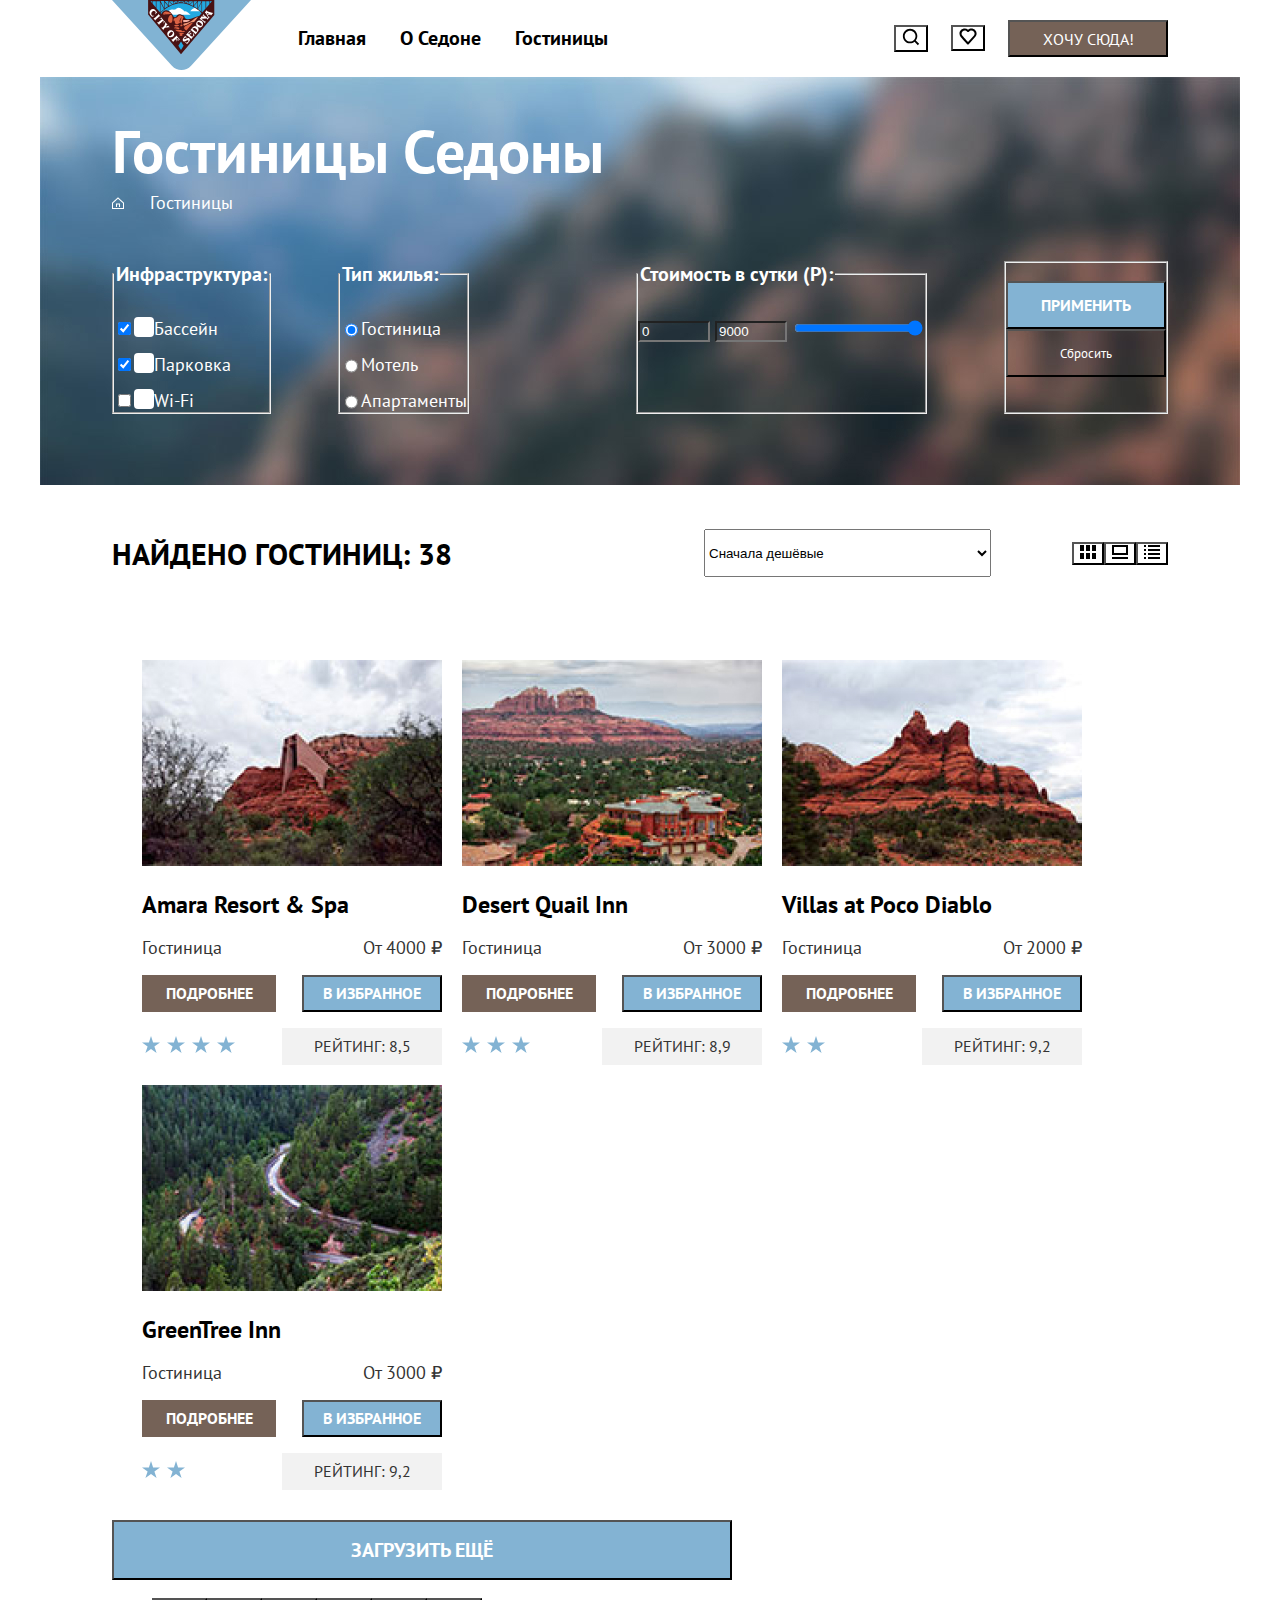
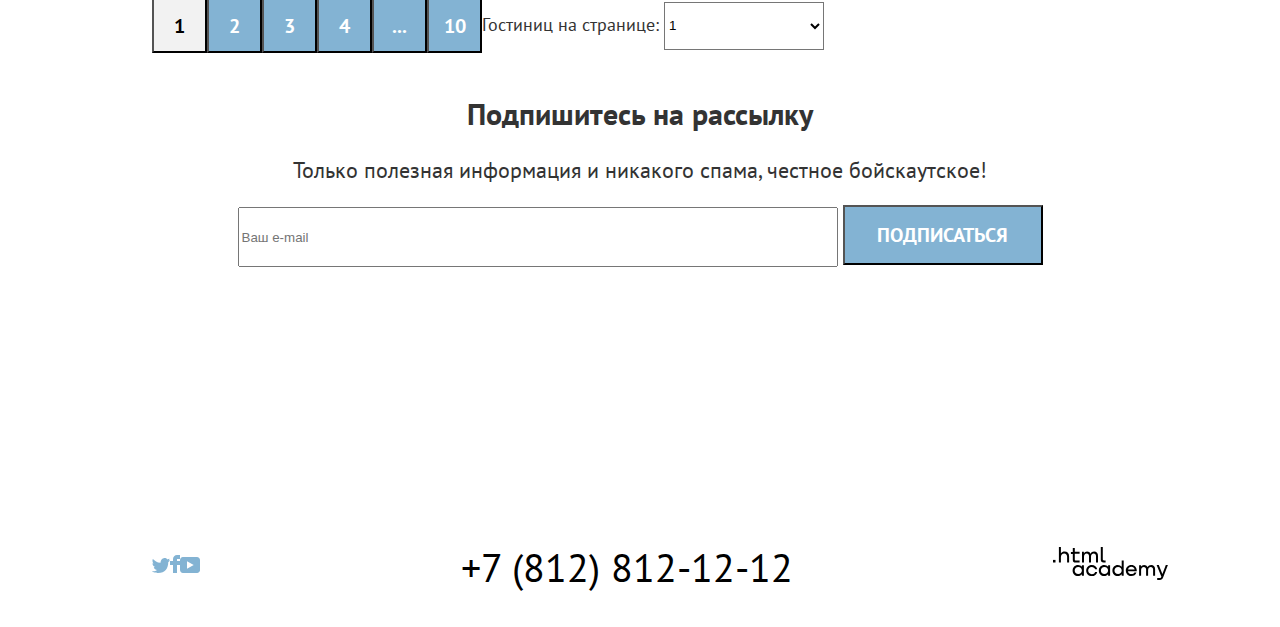
<file: catalog.html>
<!DOCTYPE html>
<html lang="ru">

<head>
  <meta charset="utf-8">
  <title>HTML Academy: Седона</title>
  <link rel="stylesheet" href="styles.css">
</head>

<body class="body">
  <header class="main-header">
    <a class="logo-link" href="./index.html">
      <svg class="header-logo" xmlns="http://www.w3.org/2000/svg" width="139" height="70" viewBox="0 0 139 70"
        fill="none">
        <title>City of Sedona</title>
        <path d="M139 0H0L59.9312 65.6531C65.1688 71.449 73.8312 71.449 79.0688 65.6531L139 0Z" fill="#81B3D3" />
        <path d="M36.804 0.49745L68.9951 38.2042L101.086 0.696431L36.804 0.49745Z" fill="#23A9E1" />
        <path
          d="M61.2734 14.625H78.6225C77.3188 13.829 74.21 10.0484 72.6055 11.4413C72.5052 11.5408 67.6916 5.77035 64.5828 8.55607C61.8751 11.0433 60.5714 8.2576 57.5629 10.1479C53.9527 12.5357 59.5686 13.829 61.2734 14.625ZM88.0492 11.1428L78.2214 11.2423C82.1324 6.76525 83.8373 7.2627 88.0492 11.1428Z"
          fill="white" />
        <path
          d="M97.8768 3.58164V1.19388H99.9827L97.8768 3.58164ZM48.5371 12.9337C48.6374 13.0332 50.9439 10.5459 54.6544 8.0587C58.0641 5.77043 63.2788 3.18368 69.0953 3.18368C74.9118 3.18368 80.2268 5.86992 83.6365 8.15819C87.347 10.5459 89.6535 12.9337 89.7538 13.0332L87.2467 16.0179C82.7339 16.6148 79.5248 19.898 75.1123 19.2016C72.9061 18.8036 72.8058 17.6097 72.2041 16.3164C71.7027 15.3215 70.9004 15.5205 69.8976 15.1225C68.995 14.7245 68.3933 14.0281 66.4879 14.4261C64.8834 14.824 64.6828 17.3113 62.5769 17.2118C61.4737 17.1123 61.3734 15.6199 59.7689 13.6301C55.6573 8.75513 51.8465 9.45156 49.2391 13.9286L68.8947 37.1098L48.5371 12.9337ZM40.1133 1.19388V3.08419L38.5087 1.19388H40.1133ZM94.1663 1.19388H97.3753V4.17858L94.1663 7.95921V1.19388ZM90.0546 12.5358V1.19388H93.5646V8.55615L90.0546 12.5358C90.1549 12.5358 90.0546 12.5358 90.0546 12.5358ZM89.5532 2.18878V12.0383C88.4501 10.9439 87.2467 9.94901 85.943 9.0536L89.5532 2.18878ZM85.4416 1.89031V8.65564C84.9401 8.35717 84.539 7.95921 83.9373 7.66074C83.2353 7.26278 82.5333 6.76533 81.7311 6.36737L85.4416 1.89031ZM81.0291 1.69133V5.96941C80.0262 5.47195 78.9231 4.9745 77.9203 4.47705L81.0291 1.69133ZM81.6308 1.19388H85.3413L81.6308 5.77043V1.19388ZM85.943 1.19388H89.5532L85.943 8.25768V1.19388ZM77.118 1.19388H81.0291L77.5191 4.27807C77.4189 4.27807 77.3186 4.17858 77.2183 4.17858L77.118 1.19388ZM76.6166 1.59184V3.9796C75.6138 3.58164 74.6109 3.28317 73.5078 3.08419L76.6166 1.59184ZM72.4047 1.59184V2.88521C71.7027 2.78572 71.0007 2.68623 70.1984 2.58674L72.4047 1.59184ZM65.5854 1.59184L67.7916 2.58674C66.9893 2.58674 66.2874 2.68623 65.5854 2.88521V1.59184ZM61.4737 1.59184L64.5825 3.08419C63.4794 3.28317 62.4766 3.58164 61.4737 3.9796V1.59184ZM65.084 2.78572L61.7746 1.19388H65.084V2.78572ZM68.5939 2.38776L65.7859 1.09439H68.5939V2.38776ZM69.2959 1.19388H72.2041L69.2959 2.48725V1.19388ZM73.0064 1.19388H76.2155L73.0064 2.78572V1.19388ZM60.5712 4.27807L57.0612 1.19388H60.9723V4.17858L60.5712 4.27807ZM56.961 1.69133L60.0698 4.37756C58.9666 4.77552 57.9638 5.27297 56.961 5.86992V1.69133ZM52.6488 1.89031L56.259 6.36737C54.9553 7.0638 53.7519 7.85972 52.6488 8.75513V1.89031ZM48.4368 2.18878L52.0471 9.15309C50.7434 10.148 49.54 11.1429 48.4368 12.3368V2.18878ZM52.1473 8.15819L48.5371 1.09439H52.1473V8.15819ZM56.4595 5.67093L52.749 1.09439H56.4595V5.67093ZM43.8238 7.46176L40.6147 3.68113V1.19388H43.8238V7.46176ZM44.4255 1.19388H47.9354V12.3368L44.4255 8.15819V1.19388ZM69.2959 0H36.1019V14.5256L68.995 54.2221L69.1956 53.9236L102.289 14.9235V0H69.2959Z"
          fill="#491213" />
        <path d="M66.3877 45.7655L68.9951 41.5869L71.6025 45.7655L68.9951 49.9441L66.3877 45.7655Z" fill="#23A9E1" />
        <path
          d="M74.4106 30.4439C71.001 28.4541 71.8033 26.9618 74.6112 25.5689C76.1155 24.8725 79.4248 22.1862 80.7285 23.0817L74.4106 30.4439ZM72.1041 32.9312C70.0984 32.8317 67.7919 32.5332 65.7862 33.0307C66.9896 33.3291 69.9981 34.2245 67.1902 34.921C68.193 36.3138 69.7976 36.2144 70.8004 35.0205C70.3993 34.8215 70.0984 34.523 69.7976 34.324C70.9007 34.0256 71.9035 33.4286 72.1041 32.9312ZM73.3075 31.3393C72.405 30.5434 71.4021 30.5434 70.5998 31.3393C69.3964 29.25 65.1845 29.9465 63.1788 29.648C64.282 32.2347 72.8061 32.7322 73.3075 31.3393ZM66.4882 29.1506C64.8837 28.6531 59.6689 28.7526 63.0786 27.3597C64.1817 26.9618 69.7976 27.4592 66.4882 29.1506ZM68.4939 26.1659C67.9925 25.0715 68.895 23.7781 70.1987 24.773C71.4021 25.5689 69.597 26.7628 68.4939 26.1659ZM65.5857 26.2653C63.2791 26.9618 60.2706 25.4694 63.9811 24.773C66.2876 24.2755 68.6945 25.2704 65.5857 26.2653C65.6859 26.2653 65.4854 26.2653 65.5857 26.2653ZM62.9783 20.097C62.4769 21.6888 61.474 21.9873 61.5743 20.097C61.6746 17.8087 63.1788 18.4056 64.7834 17.5102C66.0871 16.8138 66.7891 14.1276 69.0956 15.7194C70.0984 16.4158 71.3018 15.8189 71.6027 16.9133C71.6027 16.8138 68.6945 23.5791 70.299 23.5791C67.0899 23.5791 68.4939 19.7985 69.6973 17.2117C68.4939 17.8087 66.5885 21.4898 68.193 22.1862C67.3908 23.2806 64.7834 24.773 63.4797 23.6786C62.3766 22.6837 62.9783 21.3903 62.9783 20.097ZM58.9669 22.8827C53.351 22.8827 57.1618 14.3265 59.0672 14.824C61.2735 15.5204 60.9726 22.9822 58.9669 22.8827ZM52.7493 14.7245C50.1419 14.625 51.2451 12.1377 53.0502 11.6403C54.755 11.1428 58.2649 12.7347 59.4683 13.8291C57.6632 14.426 55.3567 14.3265 53.351 14.426C53.1505 12.4362 52.649 13.1326 52.7493 14.7245Z"
          fill="#DC6243" />
        <path
          d="M72.0039 25.6685C69.0957 22.6838 76.3161 22.9823 77.5195 21.8879C78.3218 22.1864 84.5394 16.5155 86.0437 16.9134C84.9406 18.2068 82.634 22.1864 81.0295 22.1864C79.7258 22.1864 78.4221 21.9874 77.4193 22.8828C75.915 24.2757 73.5082 24.9721 72.0039 25.6685Z"
          fill="#F49774" />
        <path
          d="M72.906 22.0868C71.3015 22.9822 69.7972 19.5996 72.6052 19.898C74.4103 20.097 76.3157 19.6991 78.0205 19.9975C76.7168 21.4899 74.9117 22.2858 72.906 22.0868Z"
          fill="#F4B1A4" />
        <path
          d="M51.2452 20.7935C51.546 21.1915 51.8469 21.5894 51.7466 22.1864C51.7466 22.5843 51.1449 23.1813 51.546 23.3803L53.0503 21.5894C52.6492 21.4899 49.5404 17.8088 49.5404 17.4108L47.4344 18.5052C47.5347 18.9032 48.2367 18.5052 48.6378 18.5052C49.1392 18.5052 49.5404 18.9032 49.9415 19.2017C48.8384 20.0971 46.1307 22.4848 45.8299 22.4848C45.7296 22.4848 45.1279 22.0869 45.1279 22.4848C45.1279 22.6838 45.7296 23.1813 45.8299 23.2808L47.2338 24.9721C47.635 24.7731 47.1336 24.4746 47.3341 24.1762C47.4344 23.9772 50.5432 21.4899 51.2452 20.7935ZM47.8355 16.3165C48.1364 16.217 48.2367 16.6149 48.4372 16.3165L46.8327 14.4261C46.6321 14.1277 46.3313 13.8292 46.3313 14.4261C46.4316 14.8241 42.3199 18.1073 42.1194 18.2068C41.8185 18.3063 41.6179 17.9083 41.4174 18.3063C41.9188 18.9032 42.3199 19.4007 42.8214 19.9976C43.0219 20.1966 43.1222 20.3956 43.3228 20.5945C43.5233 20.7935 43.4231 20.1966 43.4231 20.1966C43.3228 19.8981 43.7239 19.5996 44.0248 19.4007C45.0276 18.4057 47.5347 16.3165 47.8355 16.3165ZM42.1194 15.7195C41.0162 16.018 39.7126 15.62 39.4117 14.4261C39.0106 13.2323 39.8128 12.0384 40.7154 11.342C41.6179 10.6455 43.0219 10.745 43.5233 11.8394C43.7239 12.3369 43.6236 12.9338 43.4231 13.4312C43.3228 13.7297 43.0219 14.0282 43.4231 14.2272C44.0248 13.5307 44.5262 12.8343 45.1279 12.1379C44.4259 11.7399 44.125 11.0435 43.6236 10.4465C43.0219 9.75011 42.3199 9.05368 41.3171 8.95419C39.4117 8.65572 37.7069 10.6455 37.5063 12.3369C37.406 13.2323 37.7069 14.1277 38.3086 14.9236C38.81 15.5205 39.512 16.018 39.9131 16.7144C40.1137 16.8139 41.7182 16.018 42.0191 15.9185C42.2196 15.9185 42.1194 15.819 42.1194 15.7195C41.6179 15.9185 42.1194 15.7195 42.1194 15.7195ZM67.6917 39.1992C66.9898 38.7017 65.0844 36.2145 64.6832 35.717L64.4827 35.4186L64.2821 35.518C64.1818 35.6175 64.3824 35.916 64.2821 36.115C63.7807 36.9109 60.5716 39.2987 60.371 39.4976C59.9699 39.6966 59.5687 39.3982 59.3682 39.6966C59.8696 40.2936 61.1733 41.9849 61.3739 41.9849C61.6747 41.9849 61.4741 41.4874 61.4741 41.388C61.5744 41.189 63.179 39.7961 63.7807 39.2987C63.9812 39.0997 64.1818 39.5971 64.3824 39.7961C64.5829 40.0946 64.6832 40.4925 64.5829 40.791C64.4827 40.99 64.0815 41.388 64.3824 41.5869C64.7835 41.0895 65.8866 39.7961 66.0872 39.5971C66.2878 39.3982 65.6861 39.5971 65.7863 39.4976C65.5858 39.5971 65.2849 39.6966 65.0844 39.4976C64.9841 39.4976 64.3824 38.8012 64.4827 38.7017C64.7835 38.5027 65.0844 38.1048 65.4855 38.0053C66.0872 37.9058 66.4883 39.0002 66.5886 39.3982C66.6889 39.7961 66.6889 40.1941 66.4883 40.4925C66.3881 40.791 66.1875 40.99 66.4883 41.0895L67.8923 39.1992C67.8923 39.2987 67.792 39.2987 67.6917 39.1992C67.5915 39.1992 67.792 39.2987 67.6917 39.1992ZM58.4656 30.3446C57.7636 30.3446 57.0617 30.643 56.4599 31.1405C55.056 32.3344 54.8554 34.4237 55.9585 35.916C57.2622 37.6073 59.3682 37.8063 61.073 36.6124C62.477 35.4186 62.6775 33.3293 61.5744 31.8369C60.7722 30.842 59.5687 30.3446 58.4656 30.3446ZM59.669 31.7374C60.5716 31.6379 61.1733 32.5333 60.7722 33.5282C60.371 34.5231 59.3682 35.518 58.3653 35.916C57.1619 36.4135 56.3597 35.4186 56.8611 34.2247C57.2622 33.2298 58.2651 32.2349 59.2679 31.8369C59.3682 31.8369 59.4685 31.7374 59.669 31.7374ZM56.8611 27.1609C57.1619 27.1609 57.4628 27.5588 57.6634 27.1609L56.2594 25.4695C55.8582 25.6685 56.2594 25.8675 56.1591 26.0665C55.9585 26.365 54.4543 26.5639 54.0531 26.6634C54.1534 26.2655 54.6548 24.9721 54.8554 24.8726C55.2565 24.5741 55.4571 25.1711 55.6577 24.7731L53.8526 22.6838C53.652 22.4848 53.4514 21.9874 53.2509 22.2859C53.2509 22.2859 53.2509 23.2808 53.1506 23.3803C53.0503 23.5792 52.5489 25.768 51.9472 26.2655C51.6463 26.5639 50.4429 27.5588 50.1421 27.6583C49.8412 27.7578 49.6407 27.2604 49.3398 27.6583L50.9443 29.5486C51.0446 29.6481 51.3455 30.1456 51.4458 30.1456C51.7466 30.2451 51.4458 29.5486 51.546 29.4491C51.6463 29.1507 53.1506 27.6583 53.8526 27.5588C54.7551 27.3599 55.8582 27.0614 56.8611 27.1609C57.0617 27.1609 56.6605 27.1609 56.8611 27.1609ZM81.1298 33.8267C81.2301 34.2247 81.3303 34.7221 81.2301 35.1201C81.1298 35.717 80.6284 37.0104 79.8261 36.6124C79.0238 36.2145 78.4221 35.518 77.7201 34.9211C78.2215 34.3242 78.723 33.8267 79.6255 34.1252C79.8261 34.2247 80.0266 34.1252 79.8261 33.9262C79.5252 33.7272 77.8204 32.6328 77.7201 32.7323C77.5196 32.9313 78.021 33.3293 77.8204 33.7272C77.7201 34.0257 77.4193 34.2247 77.2187 34.5231C76.7173 34.1252 76.0153 33.7272 76.5167 33.0308C76.9179 32.6328 77.319 32.2349 77.9207 32.1354C78.3218 32.0359 79.1241 32.4339 79.2244 32.0359C78.5224 31.7374 77.8204 31.3395 77.1184 31.041C77.2187 31.5384 74.9122 33.9262 74.4108 34.5231C74.3105 34.6226 74.0096 34.9211 74.0096 35.0206C74.0096 35.3191 74.4108 35.1201 74.4108 35.1201C74.7116 35.0206 78.8232 38.4033 78.9235 38.7017C79.0238 38.9007 78.8232 39.0997 78.9235 39.1992C78.9235 39.1992 79.0238 39.2987 79.1241 39.2987C79.4249 39.0002 82.0323 35.4186 82.634 35.3191C82.1326 34.5231 81.6312 33.7272 81.1298 32.9313C80.7286 33.1303 81.0295 33.6277 81.1298 33.8267ZM77.1184 38.2043C75.8147 37.3089 73.5082 39.0002 73.1071 39.1992C72.4051 39.4976 71.9037 38.8012 72.3048 38.2043C72.6056 37.7068 73.2073 37.4084 73.8091 37.4084C74.0096 37.4084 74.7116 37.5078 74.7116 37.4084C74.8119 37.3089 74.8119 37.3089 74.7116 37.2094C74.1099 36.8114 73.6085 36.4135 73.0068 36.115C72.9065 36.8114 72.1042 37.2094 71.7031 37.7068C71.2017 38.3038 70.7003 39.0002 70.7003 39.6966C70.7003 40.3931 71.1014 41.0895 71.8034 41.388C72.5054 41.7859 73.3076 41.4874 74.0096 41.0895C74.4108 40.791 74.8119 40.4925 75.213 40.2936C75.8147 39.9951 76.7173 40.2936 76.5167 41.0895C76.3162 41.7859 75.6142 42.3829 74.9122 42.5818C74.511 42.6813 74.1099 42.6813 73.7088 42.4824C73.4079 42.3829 73.1071 41.9849 72.9065 42.3829L75.213 43.9747C75.3133 43.4773 75.5139 43.2783 75.915 42.9798C76.4164 42.5818 76.8176 42.0844 77.2187 41.5869C78.021 40.6915 78.3218 39.0997 77.1184 38.2043ZM94.7684 10.2476C94.7684 10.3471 94.7684 10.3471 94.7684 10.2476L93.8658 11.2425L93.0635 12.2374C92.863 12.4363 92.7627 12.5358 93.0635 12.7348C93.565 12.4363 96.5735 17.5103 96.3729 18.2068C95.8715 18.4057 91.8601 14.9236 91.7599 14.7246C91.7599 14.6251 91.9604 14.0282 91.6596 14.1277C91.5593 14.1277 91.1582 14.7246 91.0579 14.8241L90.4562 15.5205C90.6567 15.819 90.757 15.5205 91.0579 15.5205C91.2584 15.62 92.2613 16.4159 92.5621 16.6149C92.0607 16.6149 90.8573 16.7144 90.6567 16.7144C90.055 16.8139 90.3559 16.3165 89.9547 16.1175L88.4505 17.9083L87.5479 18.9032C87.5479 18.9032 87.5479 18.9032 87.5479 19.0027C87.7485 19.2017 87.6482 19.1022 87.9491 19.0027C88.2499 18.9032 92.2613 22.1864 92.3616 22.3854C92.5621 22.6838 92.2613 22.9823 92.6624 23.1813L93.8658 21.7884C93.9661 21.6889 93.9661 21.6889 93.8658 21.6889C93.565 21.4899 93.565 21.7884 93.1638 21.7884C92.863 21.6889 90.2556 19.5996 89.353 18.8037L94.6681 18.6047C94.8687 18.6047 95.3701 19.2017 95.3701 19.4007C95.2698 19.5996 95.0692 19.7986 95.3701 19.8981C95.6709 19.5001 95.9718 19.2017 96.2726 18.8037L96.3729 18.6047C96.4732 18.6047 96.4732 18.5052 96.4732 18.4057L96.5735 18.3063C96.8743 18.0078 97.7769 17.0129 97.6766 16.9134C97.3758 16.6149 97.2755 17.2119 96.8743 16.9134C96.6738 16.7144 96.0721 15.7195 95.9718 15.5205C95.7712 15.2221 96.3729 14.9236 96.5735 14.8241C97.0749 14.5256 98.6794 14.0282 98.88 15.0231C98.88 15.2221 98.6794 15.421 98.7797 15.5205C98.7797 15.5205 98.88 15.7195 98.9803 15.62L101.086 13.0333C100.986 12.9338 100.986 12.9338 100.886 12.8343C100.384 13.3318 95.3701 11.342 95.0692 11.0435C94.9689 10.8445 94.9689 10.2476 94.7684 10.2476ZM94.5678 12.8343C95.3701 13.1328 96.0721 13.4312 96.8743 13.8292C96.6738 13.9287 96.4732 14.0282 96.2726 14.1277C96.0721 14.2272 95.8715 14.4261 95.6709 14.6251L94.5678 12.8343ZM87.9491 20.495C86.8459 20.3956 85.7428 20.893 84.9406 21.7884C83.7371 23.2808 83.8374 25.4695 85.3417 26.6634C86.8459 27.8573 89.0522 27.5588 90.2556 26.166C91.459 24.6736 91.3587 22.4848 89.8545 21.291C89.353 20.893 88.6511 20.5945 87.9491 20.495ZM86.5451 22.0869C87.1468 22.0869 87.8488 22.4848 88.2499 22.7833C89.0522 23.2808 90.4562 24.4746 89.7542 25.4695C89.7542 25.3701 89.8545 25.3701 89.6539 25.569C88.8516 26.365 87.4477 25.6685 86.7457 25.0716C86.0437 24.5741 84.74 23.3803 85.5423 22.3854C85.8431 22.1864 86.144 22.0869 86.5451 22.0869ZM83.4363 26.365C82.2329 26.2655 81.0295 26.8624 80.1269 27.9568C79.5252 28.7527 78.8232 29.4491 78.2215 30.2451C78.4221 30.5435 78.723 30.1456 79.0238 30.3446C79.3247 30.5435 83.1355 33.6277 83.1355 33.8267C83.2357 34.1252 82.9349 34.2247 83.2357 34.4237C83.336 34.5231 86.144 31.041 86.4448 30.444C86.8459 29.3497 86.5451 28.0563 85.6425 27.2604C85.7428 27.3599 85.8431 27.3599 85.6425 27.2604C84.8403 26.6634 84.1383 26.365 83.4363 26.365ZM82.3332 27.9568C82.4335 27.9568 82.5337 27.9568 82.634 27.9568C84.038 28.3548 86.0437 30.0461 84.74 31.5384C84.5394 31.7374 84.74 31.5384 84.3389 31.9364C84.1383 32.1354 80.1269 28.9517 80.3275 28.7527C80.7286 28.2553 81.6312 27.8573 82.3332 27.9568Z"
          fill="white" />
      </svg>
    </a>
    <nav class="navigation">
      <ul class="navigation-list">
        <li class="navigation-item">
          <a class="navigation-link" href="./index.html">Главная</a>
        </li>
        <li class="navigation-item">
          <a class="navigation-link" href="#">О Седоне</a>
        </li>
        <li class="navigation-item">
          <a class="navigation-link">Гостиницы</a>
        </li>
      </ul>
    </nav>

    <ul class="actions">
      <li class="actions-item">
        <button class="actions-iconic-button" type="button">
          <svg width="18" height="18" viewBox="0 0 20 19" fill="none" xmlns="http://www.w3.org/2000/svg">
            <title>Найти</title>
            <path
              d="M19.0257 17.05L15.3152 13.35C16.318 12.05 17.02 10.35 17.02 8.44995C17.02 4.04995 13.4098 0.449951 8.99732 0.449951C4.58483 0.449951 0.974609 4.14995 0.974609 8.54995C0.974609 12.95 4.58483 16.55 8.99732 16.55C10.8024 16.55 12.5072 15.95 13.9112 14.85L17.6217 18.55L19.0257 17.05ZM8.99732 14.55C5.68795 14.55 2.98029 11.85 2.98029 8.54995C2.98029 5.24995 5.68795 2.54995 8.99732 2.54995C12.3067 2.54995 15.0143 5.24995 15.0143 8.54995C15.0143 11.85 12.3067 14.55 8.99732 14.55Z"
              fill="black" />
          </svg>
        </button>
      </li>
      <li class="actions-item">
        <button class="actions-iconic-button" type="button">
          <svg xmlns="http://www.w3.org/2000/svg" width="18" height="17" viewBox="0 0 19 17" fill="none">
            <title>Избранное</title>
            <path
              d="M9.44382 17C9.14296 17 8.84211 16.9 8.64155 16.6C3.22622 10.5 1.92253 9.1 1.62168 8.7C0.91969 7.8 0.518555 6.6 0.518555 5.4C0.518555 2.4 2.92537 0 6.03416 0C7.33785 0 8.54126 0.5 9.5441 1.3C10.5469 0.5 11.8506 0 13.054 0C16.0625 0 18.5696 2.4 18.5696 5.4C18.5696 6.7 18.0682 7.9 17.266 8.8L10.2461 16.7C10.0455 16.9 9.84495 17 9.44382 17ZM3.42679 7.5C3.72764 7.9 6.93672 11.5 9.5441 14.4L15.7617 7.4C16.2631 6.9 16.4637 6.2 16.4637 5.4C16.4637 3.6 14.9594 2.1 13.1543 2.1C12.1515 2.1 11.1486 2.6 10.4467 3.4C10.1458 3.7 9.84495 3.8 9.5441 3.8C9.24325 3.8 8.9424 3.6 8.74183 3.4C8.03984 2.6 7.037 2.1 6.03416 2.1C4.22906 2.1 2.7248 3.6 2.7248 5.4C2.62452 6.3 3.02565 7 3.42679 7.5C3.3265 7.5 3.3265 7.5 3.42679 7.5Z"
              fill="black" />
          </svg>
        </button>
      </li>
      <li class="actions-item">
        <button class="actions-button" type="button">Хочу сюда!</button>
      </li>
    </ul>
  </header>
  <main class="main-catalog">
    <section class="catalog">
      <h1 class="catalog-title">Гостиницы Седоны</h1>
      <ul class="breadcrumb-list">
        <li class="breadcrumb-item">
          <a class="breadcrumds-link" href="index.html">
            <svg class="breadcrumds-link-icon" xmlns="http://www.w3.org/2000/svg" width="12" height="12"
              viewBox="0 0 12 12" fill="white">
              <title>Главная страница</title>
              <path d="M6 0.300049L0 5.80005V12H12V5.80005L6 0.300049ZM11 11H1V6.20005L6 1.70005L11 6.20005V11Z" />
              <path d="M4 10H5V7.5H7V10H8V6.5H4V10Z" />
            </svg>
          </a>
        </li>
        <li class="breadcrumb-item">
          <a>Гостиницы</a>
        </li>
      </ul>
      <form class="filter-catalog" method="post" action="https://echo.htmlacademy.ru/">
        <fieldset class="filter-catalog-fieldset infrastructure">
          <legend class="filter-catalog-legend">
            Инфраструктура:
          </legend>
          <label class="filter-catalog-label">
            <input class="filter-catalog-input" type="checkbox" name="waterpool" checked>
            <span class="custom-checkbox"></span>
            Бассейн
          </label>
          <label class="filter-catalog-label">
            <input class="filter-catalog-input" type="checkbox" name="parking-area" checked>
            <span class="custom-checkbox"></span>
            Парковка
          </label>
          <label class="filter-catalog-label">
            <input class="filter-catalog-input" type="checkbox" name="internet">
            <span class="custom-checkbox"></span>
            Wi-Fi
          </label>
        </fieldset>
        <fieldset class="filter-catalog-fieldset housing-type">
          <legend class="filter-catalog-legend">
            Тип жилья:
          </legend>
          <label class="filter-catalog-label">
            <input class="filter-catalog-input" type="radio" name="housing-type" checked>
            <span class="custom-radio"></span>
            Гостиница
          </label>
          <label class="filter-catalog-label">
            <input class="filter-catalog-input" type="radio" name="housing-type">
            <span class="custom-radio"></span>
            Мотель
          </label>
          <label class="filter-catalog-label">
            <input class="filter-catalog-input" type="radio" name="housing-type">
            <span class="custom-radio"></span>
            Апартаменты
          </label>
        </fieldset>
        <fieldset class="filter-catalog-fieldset cost-range">
          <legend class="filter-catalog-legend">
            Стоимость в сутки (Р):
          </legend>
          <input class="filter-input-number" type="number" min="0" max="8999" step="1" value="0" name="min-cost">
          <input class="filter-input-number" type="number" min="1" max="9000" step="1" value="9000" name="max-cost">
          <input class="filter-range" type="range" min="0" max="9000" step="100" value="9000" name="range">
        </fieldset>
        <fieldset class="filter-catalog-fieldset buttons-wrapper">
          <ul class="catalog-button-list">
            <li class="button-item">
              <input class="filter-catalog-button submit" type="submit" value="Применить">
            </li>
            <li class="button-item">
              <input class="filter-catalog-button reset" type="reset" value="Сбросить">
            </li>
          </ul>
        </fieldset>
      </form>
    </section>
    <div class="filter">
      <p class="filter-search-result">
        Найдено гостиниц: 38
      </p>
      <select class="sort-filter" name="price-filter">
        <option value="price-asc">Сначала дешёвые</option>
      </select>
      <ul class="filter-sort-list">
        <li class="filter-sort-item">

          <button class="filter-sort-button selected" type="button">
            <svg class="filter-sort-button-icon" xmlns="http://www.w3.org/2000/svg" width="16" height="14"
              viewBox="0 0 16 14" fill="black">
              <title>Плитка</title>
              <path d="M4 0H0V6H4V0Z" />
              <path d="M16 0H12V6H16V0Z" />
              <path d="M10 0H6V6H10V0Z" />
              <path d="M4 8H0V14H4V8Z" />
              <path d="M16 8H12V14H16V8Z" />
              <path d="M10 8H6V14H10V8Z" />
            </svg>
          </button>
        </li>
        <li class="filter-sort-item">
          <button class="filter-sort-button" type="button">
            <svg class="filter-sort-button-icon" xmlns="http://www.w3.org/2000/svg" width="16" height="14"
              viewBox="0 0 16 14" fill="black">
              <title>Карточка</title>
              <path d="M16 12H0V14H16V12Z" />
              <path d="M14 2V8H2V2H14ZM16 0H0V10H16V0Z" />
            </svg>
          </button>
        </li>
        <li class="filter-sort-item">
          <button class="filter-sort-button" type="button">
            <svg class="filter-sort-button-icon" xmlns="http://www.w3.org/2000/svg" width="16" height="14"
              viewBox="0 0 16 14" fill="black">
              <title>Список</title>
              <path d="M2 0H0V2H2V0Z" />
              <path d="M16 0H4V2H16V0Z" />
              <path d="M2 4H0V6H2V4Z" />
              <path d="M16 4H4V6H16V4Z" />
              <path d="M2 8H0V10H2V8Z" />
              <path d="M16 8H4V10H16V8Z" />
              <path d="M2 12H0V14H2V12Z" />
              <path d="M16 12H4V14H16V12Z" />
            </svg>
          </button>
        </li>
      </ul>
    </div>
    <div class="hotel-content">
      <ul class="hotel-list">
        <li class="hotel-item">
          <article class="hotel-description">
            <img class="hotel-image" width="300" height="206" src="images/hotel-1.jpg"
              alt="Изображение гостиницы Amara Resort & Spa">
            <h3 class="hotel-title">Amara Resort & Spa</h3>
            <div class="row">
              <span class="hotel-text">Гостиница</span>
              <span class="hotel-price">От 4000 ₽</span>
            </div>
            <div class="row">
              <a class="hotel-link" href="#">Подробнее</a>
              <button class="hotel-favorite-button" type="button">В избранное</button>
            </div>
            <div class="row">
              <ul class="star-list">
                <li class="star-item">
                  <svg class="star-item-icon" xmlns="http://www.w3.org/2000/svg" width="18" height="17"
                    viewBox="0 0 18 17" fill="#83B3D3">
                    <title>Star</title>
                    <path d="M9 0L11.1 6.5H18L12.4 10.5L14.6 17L9 13L3.4 17L5.6 10.5L0 6.5H6.9L9 0Z" />
                  </svg>
                </li>
                <li class="star-item">
                  <svg class="star-item-icon" xmlns="http://www.w3.org/2000/svg" width="18" height="17"
                    viewBox="0 0 18 17" fill="#83B3D3">
                    <title>Star</title>
                    <path d="M9 0L11.1 6.5H18L12.4 10.5L14.6 17L9 13L3.4 17L5.6 10.5L0 6.5H6.9L9 0Z" />
                  </svg>
                </li>
                <li class="star-item">
                  <svg class="star-item-icon" xmlns="http://www.w3.org/2000/svg" width="18" height="17"
                    viewBox="0 0 18 17" fill="#83B3D3">
                    <title>Star</title>
                    <path d="M9 0L11.1 6.5H18L12.4 10.5L14.6 17L9 13L3.4 17L5.6 10.5L0 6.5H6.9L9 0Z" />
                  </svg>
                </li>
                <li class="star-item">
                  <svg class="star-item-icon" xmlns="http://www.w3.org/2000/svg" width="18" height="17"
                    viewBox="0 0 18 17" fill="#83B3D3">
                    <title>Star</title>
                    <path d="M9 0L11.1 6.5H18L12.4 10.5L14.6 17L9 13L3.4 17L5.6 10.5L0 6.5H6.9L9 0Z" />
                  </svg>
                </li>
              </ul>
              <span class="raiting">Рейтинг: 8,5</span>
            </div>
          </article>
        </li>
        <li class="hotel-item">
          <article class="hotel-description">
            <img class="hotel-image" width="300" height="206" src="images/hotel-2.jpg"
              alt="Изображение гостиницы Desert Quail Inn">
            <h3 class="hotel-title">Desert Quail Inn</h3>
            <div class="row">
              <span class="hotel-text">Гостиница</span>
              <span class="hotel-price">От 3000 ₽</span>
            </div>
            <div class="row">
              <a class="hotel-link" href="#">Подробнее</a>
              <button class="hotel-favorite-button" type="button">В избранное</button>
            </div>
            <div class="row">
              <ul class="star-list">
                <li class="star-item">
                  <svg class="star-item-icon" xmlns="http://www.w3.org/2000/svg" width="18" height="17"
                    viewBox="0 0 18 17" fill="#83B3D3">
                    <title>Star</title>
                    <path d="M9 0L11.1 6.5H18L12.4 10.5L14.6 17L9 13L3.4 17L5.6 10.5L0 6.5H6.9L9 0Z" />
                  </svg>
                </li>
                <li class="star-item">
                  <svg class="star-item-icon" xmlns="http://www.w3.org/2000/svg" width="18" height="17"
                    viewBox="0 0 18 17" fill="#83B3D3">
                    <title>Star</title>
                    <path d="M9 0L11.1 6.5H18L12.4 10.5L14.6 17L9 13L3.4 17L5.6 10.5L0 6.5H6.9L9 0Z" />
                  </svg>
                </li>
                <li class="star-item">
                  <svg class="star-item-icon" xmlns="http://www.w3.org/2000/svg" width="18" height="17"
                    viewBox="0 0 18 17" fill="#83B3D3">
                    <title>Star</title>
                    <path d="M9 0L11.1 6.5H18L12.4 10.5L14.6 17L9 13L3.4 17L5.6 10.5L0 6.5H6.9L9 0Z" />
                  </svg>
                </li>
              </ul>
              <span class="raiting">Рейтинг: 8,9</span>
            </div>
          </article>
        </li>
        <li class="hotel-item">
          <article class="hotel-description">
            <img class="hotel-image" width="300" height="206" src="images/hotel-3.jpg"
              alt="Изображение гостиницы Villas at Poco Diablo">
            <h3 class="hotel-title">Villas at Poco Diablo</h3>
            <div class="row">
              <span class="hotel-text">Гостиница</span>
              <span class="hotel-price">От 2000 ₽</span>
            </div>
            <div class="row">
              <a class="hotel-link" href="#">Подробнее</a>
              <button class="hotel-favorite-button" type="button">В избранное</button>
            </div>
            <div class="row">
              <ul class="star-list">
                <li class="star-item">
                  <svg class="star-item-icon" xmlns="http://www.w3.org/2000/svg" width="18" height="17"
                    viewBox="0 0 18 17" fill="#83B3D3">
                    <title>Star</title>
                    <path d="M9 0L11.1 6.5H18L12.4 10.5L14.6 17L9 13L3.4 17L5.6 10.5L0 6.5H6.9L9 0Z" />
                  </svg>
                </li>
                <li class="star-item">
                  <svg class="star-item-icon" xmlns="http://www.w3.org/2000/svg" width="18" height="17"
                    viewBox="0 0 18 17" fill="#83B3D3">
                    <title>Star</title>
                    <path d="M9 0L11.1 6.5H18L12.4 10.5L14.6 17L9 13L3.4 17L5.6 10.5L0 6.5H6.9L9 0Z" />
                  </svg>
                </li>
              </ul>
              <span class="raiting">Рейтинг: 9,2</span>
            </div>
          </article>
        </li>
        <li class="hotel-item">
          <article class="hotel-description">
            <img class="hotel-image" width="300" height="206" src="images/hotel-4.jpg"
              alt="Изображение гостиницы GreenTree Inn">
            <h3 class="hotel-title">GreenTree Inn</h3>
            <div class="row">
              <span class="hotel-text">Гостиница</span>
              <span class="hotel-price">От 3000 ₽</span>
            </div>
            <div class="row">
              <a class="hotel-link" href="#">Подробнее</a>
              <button class="hotel-favorite-button" type="button">В избранное</button>
            </div>
            <div class="row">
              <ul class="star-list">
                <li class="star-item">
                  <svg class="star-item-icon" xmlns="http://www.w3.org/2000/svg" width="18" height="17"
                    viewBox="0 0 18 17" fill="#83B3D3">
                    <title>Star</title>
                    <path d="M9 0L11.1 6.5H18L12.4 10.5L14.6 17L9 13L3.4 17L5.6 10.5L0 6.5H6.9L9 0Z" />
                  </svg>
                </li>
                <li class="star-item">
                  <svg class="star-item-icon" xmlns="http://www.w3.org/2000/svg" width="18" height="17"
                    viewBox="0 0 18 17" fill="#83B3D3">
                    <title>Star</title>
                    <path d="M9 0L11.1 6.5H18L12.4 10.5L14.6 17L9 13L3.4 17L5.6 10.5L0 6.5H6.9L9 0Z" />
                  </svg>
                </li>
              </ul>
              <span class="raiting">Рейтинг: 9,2</span>
            </div>
          </article>
        </li>
      </ul>
      <div class="more-button-wrapper">
        <button class="more-button" type="button">Загрузить ещё</button>
      </div>
      <div class="hotel-content-footer">
        <ol class="pagination-list">
          <li class="pagination-item">
            <button class="pagination-button current" type="button">1</button>
          </li>
          <li class="pagination-item">
            <button class="pagination-button" type="button">2</button>
          </li>
          <li class="pagination-item">
            <button class="pagination-button" type="button">3</button>
          </li>
          <li class="pagination-item">
            <button class="pagination-button" type="button">4</button>
          </li>
          <li class="pagination-item">
            <button class="pagination-button" type="button">...</button>
          </li>
          <li class="pagination-item">
            <button class="pagination-button" type="button">10</button>
          </li>
        </ol>

        <label class="page-count-label">
          Гостиниц на странице:
          <select class="page-count" name="hotel-per-page">
            <option class="page-count-item">1</option>
            <option class="page-count-item">2</option>
            <option class="page-count-item">3</option>
            <option class="page-count-item">4</option>
          </select>
        </label>
      </div>
    </div>
    <section class="subscribe-block">
      <h2 class="subscribe-title">Подпишитесь на рассылку</h2>
      <p class="subscribe-text">Только полезная информация и никакого спама, честное бойскаутское!
      </p>
      <form class="subscribe-form" method="post" action="https://echo.htmlacademy.ru/">
        <input class="subscribe-email-input" type="email" placeholder="Ваш e-mail" name="email">
        <button class="subscribe-email-button" type="submit">Подписаться</button>
      </form>
    </section>
  </main>

  <footer class="footer">
    <ul class="socials-list">
      <li class="social-item">
        <a class="social-link" href="https://twitter.com/htmlacademy_ru" target="_blank">
          <svg class="social-icon" xmlns="http://www.w3.org/2000/svg" width="18" height="15" viewBox="0 0 18 15"
            fill="none">
            <title>Twitter</title>
            <path
              d="M11.6 0.200056C13.4 -0.299944 14.8 0.500056 15.4 1.40006C16.1 1.20006 16.8 0.900056 17.5 0.700056C17.5 1.60006 16.9 2.20006 16.6 2.50006C17.3 2.60006 18 1.90006 18 1.90006C17.8 2.90006 16.9 3.70006 16.3 3.90006C16.1 10.7001 13 15.1001 5.7 15.0001C5.1 15.0001 5.8 15.0001 5.2 15.0001C4.8 15.0001 0.8 14.5001 0 13.1001C2.4 13.3001 4.1 12.7001 5 11.9001C4 11.6001 2.1 11.5001 1.8 9.00006C2.2 9.10006 2.4 9.20006 3.1 9.10006C1.8 8.30006 0.4 7.50006 0.5 5.30006C0.8 5.60006 1.6 5.80006 1.9 5.80006C1.1 5.60006 -0.2 2.50006 0.9 0.900056C2.8 2.80006 4.9 4.50006 8.5 4.70006C8.7 2.30006 9.7 0.800056 11.6 0.200056Z"
              fill="#83B3D3" />
          </svg>
        </a>
      </li>
      <li class="social-item">
        <a class="social-link" href="https://www.facebook.com/htmlacademy" target="_blank">
          <svg class="social-icon" xmlns="http://www.w3.org/2000/svg" width="10" height="18" viewBox="0 0 10 18"
            fill="none">
            <title>Facebook</title>
            <path d="M7 0C4.8 0 3 1.8 3 4V6H0V10H3V18H7V10H10V6H7V4H10V0H7Z" fill="#83B3D3" />
          </svg>
        </a>
      </li>
      <li class="social-item">
        <a class="social-link" href="https://www.youtube.com/c/HTMLAcademyRUS" target="_blank">
          <svg class="social-icon" xmlns="http://www.w3.org/2000/svg" width="20" height="16" viewBox="0 0 20 16"
            fill="none">
            <title>Youtube</title>
            <path
              d="M17 0H2.9C1.2 0 0 1.5 0 3.2V12.7C0 14.5 1.2 16 2.9 16H17.2C18.7 16 20.1 14.5 20.1 12.8V3.2C19.9 1.5 18.7 0 17 0ZM7 11.8V4.2L13.7 8L7 11.8Z"
              fill="#83B3D3" />
          </svg>
        </a>
      </li>
    </ul>
    <a class="telephone-link" href="tel:+78128121212"> +7 (812) 812-12-12 </a>
    <a class="copyright-link" href="https://htmlacademy.ru" target="_blank">
      <svg class="copyright-icon" xmlns="http://www.w3.org/2000/svg" width="115" height="33" viewBox="0 0 115 33"
        fill="none">
        <title>HTML Academy</title>
        <path d="M0 12.8999V15.4999H2.5V12.8999H0Z" fill="black" />
        <path
          d="M11.5999 4.5C9.9999 4.5 8.7999 5.2 7.9999 6.2H7.8999V0H5.8999V15.5H7.8999V10.2C7.8999 8.1 9.1999 6.6 11.1999 6.6C12.9999 6.6 14.0999 8 14.0999 9.8V15.5H16.0999V9.4C16.1999 6.4 14.2999 4.5 11.5999 4.5Z"
          fill="black" />
        <path
          d="M26.5999 4.8001H21.7999V1.1001H19.7999V4.9001H17.8999V6.9001H19.7999V12.9001C19.7999 14.6001 20.7999 15.6001 22.4999 15.6001H26.5999V13.6001H22.8999C22.1999 13.6001 21.7999 13.2001 21.7999 12.5001V6.8001H26.5999V4.8001Z"
          fill="black" />
        <path
          d="M41.1 4.6001C39.5 4.6001 38.2 5.4001 37.6 6.7001H37.5C36.9 5.5001 35.7 4.6001 34.1 4.6001C32.7 4.6001 31.6 5.4001 31 6.4001H30.9V4.8001H29V15.4001H31V10.0001C31 8.0001 32 6.5001 33.6 6.5001C35.1 6.5001 36 7.5001 36 9.1001V15.4001H38V9.8001C38 7.4001 39.4 6.5001 40.6 6.5001C42.1 6.5001 43 7.5001 43 9.1001V15.4001H45V8.9001C45.1 6.4001 43.6 4.6001 41.1 4.6001Z"
          fill="black" />
        <path d="M47.8 12.7C47.8 14.4 48.8 15.4 50.6 15.4H52.6V13.4H50.9001C50.2001 13.4 49.8 13 49.8 12.3V0H47.8V12.7Z"
          fill="black" />
        <path
          d="M28.9001 19.6999C28.0001 18.5999 26.7001 17.8999 25.0001 17.8999C21.9001 17.8999 19.6001 20.1999 19.6001 23.4999C19.6001 26.7999 21.9001 29.0999 25.0001 29.0999C26.8001 29.0999 28.0001 28.2999 28.8001 27.1999H28.9001V28.7999H30.9001V18.1999H28.9001V19.6999ZM25.3001 27.0999C23.1001 27.0999 21.7001 25.4999 21.7001 23.4999C21.7001 21.4999 23.1001 19.8999 25.3001 19.8999C27.5001 19.8999 28.9001 21.4999 28.9001 23.4999C28.9001 25.3999 27.5001 27.0999 25.3001 27.0999Z"
          fill="black" />
        <path
          d="M44.2 21.9999C43.7 19.5999 41.5999 17.8999 38.7999 17.8999C35.3999 17.8999 33.2 20.3999 33.2 23.4999C33.2 26.5999 35.3999 29.0999 38.7999 29.0999C41.5999 29.0999 43.7 27.2999 44.2 24.8999H42.0999C41.6999 26.1999 40.3999 27.1999 38.7999 27.1999C36.5999 27.1999 35.2 25.5999 35.2 23.5999C35.2 21.5999 36.5999 19.9999 38.7999 19.9999C40.3999 19.9999 41.5999 20.9999 42.0999 22.1999H44.2V21.9999Z"
          fill="black" />
        <path
          d="M55.1 19.6999C54.2 18.5999 52.9001 17.8999 51.2001 17.8999C48.1001 17.8999 45.8 20.1999 45.8 23.4999C45.8 26.7999 48.1001 29.0999 51.2001 29.0999C53.0001 29.0999 54.2 28.2999 55 27.1999H55.1V28.7999H57.1V18.1999H55.1V19.6999ZM51.5 27.0999C49.3 27.0999 47.9001 25.4999 47.9001 23.4999C47.9001 21.4999 49.3 19.8999 51.5 19.8999C53.7 19.8999 55.1 21.4999 55.1 23.4999C55.1 25.3999 53.6 27.0999 51.5 27.0999Z"
          fill="black" />
        <path
          d="M68.6999 19.7999C67.7999 18.6999 66.4999 17.8999 64.7999 17.8999C61.6999 17.8999 59.3999 20.1999 59.3999 23.4999C59.3999 26.7999 61.5999 29.0999 64.7999 29.0999C66.4999 29.0999 67.7999 28.2999 68.5999 27.2999H68.6999V28.7999H70.6999V13.3999H68.6999V19.7999ZM65.0999 27.0999C62.8999 27.0999 61.4999 25.4999 61.4999 23.4999C61.4999 21.4999 62.8999 19.8999 65.0999 19.8999C67.2999 19.8999 68.6999 21.4999 68.6999 23.4999C68.5999 25.4999 67.1999 27.0999 65.0999 27.0999Z"
          fill="black" />
        <path
          d="M78.3 17.8999C75 17.8999 72.8 20.3999 72.8 23.4999C72.8 26.4999 74.9 29.0999 78.3 29.0999C80.8 29.0999 82.8 27.7999 83.5 25.4999H81.4C80.9 26.4999 79.8 27.0999 78.4 27.0999C76.5 27.0999 75.1 25.7999 75 24.1999H83.8C84 20.5999 81.8 17.8999 78.3 17.8999ZM78.3 19.7999C80 19.7999 81.3 20.7999 81.6 22.3999H75.1C75.4 20.8999 76.6 19.7999 78.3 19.7999Z"
          fill="black" />
        <path
          d="M98.2001 17.8999C96.6001 17.8999 95.3001 18.6999 94.6001 19.8999H94.5001C93.9001 18.6999 92.7001 17.8999 91.1001 17.8999C89.7001 17.8999 88.6001 18.5999 88.0001 19.6999V18.1999H86.1001V28.7999H88.1001V23.3999C88.1001 21.3999 89.1001 19.9999 90.7001 19.8999C92.2001 19.8999 93.1001 20.8999 93.1001 22.4999V28.7999H95.1001V23.1999C95.1001 20.7999 96.5001 19.8999 97.7001 19.8999C99.2001 19.8999 100.1 20.8999 100.1 22.4999V28.7999H102.1V22.2999C102.2 19.6999 100.7 17.8999 98.2001 17.8999Z"
          fill="black" />
        <path
          d="M109.4 27.0001L105.8 18.1001H103.6L108.4 29.7001C108.1 30.6001 107.7 30.9001 106.7 30.9001H104.2V32.9001H106.7C108.5 32.9001 109.5 32.1001 110.2 30.3001L114.9 18.1001H112.8L109.4 27.0001Z"
          fill="black" />
      </svg>
    </a>
  </footer>
</body>

</html>
</file>
<file: styles.css>
@font-face {
  font-family: "PT Sans";
  font-style: normal;
  font-weight: 400;
  src: url(fonts/ptsans-400.woff2) format("woff2");
  font-display: swap;
}

@font-face {
  font-family: "PT Sans";
  font-style: normal;
  font-weight: 700;
  src: url(fonts/ptsans-700.woff2) format("woff2");
  font-display: swap;
}

/* global styles */

*,
*::before,
*::after {
  box-sizing: border-box;
}

img {
  max-width: 100%;
  object-fit: cover;
}

.body {
  font-family: "PT Sans", Arial, sans-serif;
  font-size: 18px;
  line-height: 26px;
  color: #333333;
  margin: 0 auto;
  font-style: normal;
  width: 1200px;
  display: flex;
  flex-direction: column;
  min-height: 100vh;
}

/* header */

.main-header {
  display: flex;
  align-items: center;
  padding-left: 72px;
  padding-right: 72px;

}

.logo-link {
  margin-right: 47px;
}

.navigation {
  margin-right: auto;
}

.navigation-list {
  display: flex;
  list-style-type: none;
  margin: 0;
  padding: 0;
}

.navigation-link {
  font-size: 20px;
  font-weight: 700;
  text-decoration: none;
  color: #000000;
}

.navigation-item:not(:last-child) {
  margin-right: 34px;
}

.actions {
  display: flex;
  margin: 0;
  padding: 0;
  list-style-type: none;
  align-items: center;
}

.actions-item:not(:last-child) {
  margin-right: 23px;

}

.actions-iconic-button {
  background-color: transparent;
}

.actions-button {
  font-family: inherit;
  font-size: 16px;
  line-height: 20px;
  text-transform: uppercase;
  color: #FFFFFF;
  background-color: #756257;
  height: 37px;
  min-width: 160px;
}

/* footer */

.footer {
  display: flex;
  height: 120px;
  padding: 0 72px;
  align-items: center;
  justify-content: space-between;
}

.socials-list {
  display: flex;
  list-style-type: none;
}

.telephone-link {
  text-decoration: none;
  height: 40px;
  width: 720px;
  font-size: 40px;
  line-height: 40px;
  text-align: center;
  color: #000000;
}

.main-content {
  flex-grow: 1;
}

/* style for index.html */

.banner {
  width: 1200px;
  height: 485px;
  background-image: url('images/bg-banner.jpg');
  background-color: #92d5fd;
}

.reason {
  text-align: center;
}

.reason-main-title {
  font-size: 30px;
  line-height: 36px;
  color: #000000;
}

.reason-main-text {
  font-size: 22px;
  line-height: 36px;
}

.reason-list {
  display: flex;
  flex-wrap: wrap;
  margin: 0;
  padding: 0;
  list-style-type: none;
}

.reason-card {
  display: flex;
  height: 384px;
}

.reason-card.reverse-order .reason-img-wrapper {
  order: 2;
}

.reason-card.reverse-order .reason-text-content {
  order: 1;
}

.reason-item.full {
  width: 100%;
}

.reason-item.short {
  width: calc(100% / 3);
}

.reason-item.full .reason-card {
  background-color: #83B3D3;
  color: #FFFFFF;
}

.reason-item.full .reason-text-content {
  width: calc(100% / 3);
}

.reason-item.short .reason-title {
  color: #000000;
}

.reason-item.short:nth-child(odd) {
  background-color: rgba(131, 179, 211, 0.12);
}

.reason-item.short:nth-child(even) {
  background-color: rgba(131, 179, 211, 0.2);
}

.reason-text-content {
  display: flex;
  flex-direction: column;
  align-items: center;
  padding: 97px 87px 87px;
}

.reason-title {
  font-size: 24px;
  line-height: 28px;
  text-transform: uppercase;
  margin-top: 0;
  margin-bottom: 30px;
  width: 182px;
}

.reason-sub-list {
  display: flex;
  margin: 0;
  padding: 0;
  list-style-type: none;
}

.reason-sub-item {
  padding: 89px 75px 79px;
  width: calc(100% / 3);
}

.reason-sub-item:nth-child(odd) {
  background-color: rgba(131, 179, 211, 0.12);
}

.reason-sub-item:nth-child(even) {
  background-color: #FFFFFF;
}

.reason-sub-icon {
  margin-bottom: 23px;
}

.reason-text {
  line-height: 21px;
  margin: 0;
}

.reason-text:not(:last-child) {
  margin-bottom: 30px;
}

.reason-sub-title {
  margin-top: 0;
  margin-bottom: 20px;
  font-size: 24px;
  line-height: 28px;
  color: #000000;
  text-transform: uppercase;
}

.reason-sub-text {
  margin: 0;
}

.question-block {
  text-align: center;
}

.question-block-title {
  font-size: 30px;
  font-weight: 700;
  line-height: 36px;
  text-align: center;
  color: #000000;
}

.question-block-text {
  font-size: 22px;
  text-align: center;
}

.search-button {
  width: 575px;
  height: 60px;
  font-size: 20px;
  font-family: inherit;
  text-transform: uppercase;
  font-weight: 700;
  line-height: 36px;
  color: #FFFFFF;
  background-color: #756257;
}

.subscribe-block {
  width: 1200px;
  height: 411px;
  text-align: center;
}

.subscribe-block.with-background-image {
  color: #FFFFFF;
  background-image: url('images/bg-subscribe.jpg');
  background-color: #89abb7;
}

.subscribe-title {
  font-size: 30px;
  line-height: 36px;
}

.subscribe-text {
  font-size: 22px;
}

.subscribe-email-input {
  height: 60px;
  width: 600px;
  text-align: left;
  color: #000000;
}

.subscribe-email-button {
  height: 60px;
  width: 200px;
  font-family: inherit;
  text-transform: uppercase;
  font-size: 20px;
  font-weight: 700;
  background-color: #83B3D3;
  color: #FFFFFF;
}

/* style for catalog.html */

.catalog {
  width: 1200px;
  height: 408px;
  background-image: url('images/bg-catalog.jpg');
  color: #FFFFFF;
  background-color: #89abb7;
  padding: 35px 72px 86px 72px;
}

.catalog-title {
  display: block;
  font-size: 60px;
  line-height: 78px;
  margin: 0;
}

.breadcrumb-list {
  display: flex;
  list-style-type: none;
  margin: 0 0 45px;
  padding: 0;
}

.breadcrumb-item:not(:last-child) {
  margin-right: 26px;
}

.filter-catalog {
  display: flex;
}

.filter-catalog-fieldset {
  padding: 0;
  margin: 0;
}

.filter-catalog-fieldset.infrastructure {
  margin-right: 67px;
}

.filter-catalog-fieldset.housing-type {
  margin-right: 167px;
}

.filter-catalog-fieldset.cost-range {
  margin-right: auto;
}

.filter-catalog-legend {
  font-size: 20px;
  font-weight: 700;
  line-height: 26px;
  margin-bottom: 30px;
}

.filter-catalog-label {
  display: flex;
  line-height: 23px;
}

.filter-catalog-label:not(:last-child) {
  margin-bottom: 13px;
}

.custom-checkbox {
  display: block;
  width: 20px;
  height: 20px;
  background-color: #FFFFFF;
  border-radius: 4px;
}



.filter-input-number {
  background-color: transparent;
  color: inherit;
}

.catalog-button-list {
  display: block;
  list-style-type: none;
  padding: 0;
}

.button-item {}

.filter-catalog-button {
  width: 160px;
  height: 48px;
  font-family: inherit;
  color: #FFFFFF;
  margin: 0;
}

.filter-catalog-button.submit {
  font-size: 16px;
  line-height: 21px;
  font-weight: 700;
  background-color: #83B3D3;
  text-transform: uppercase;

}

.filter-catalog-button.reset {
  line-height: 23px;
  background-color: transparent;
}

.filter {
  display: flex;
  align-items: center;
  padding: 44px 72px 53px;
}

.filter-sort-list {
  display: flex;
  list-style-type: none;
  margin: 0;
  padding: 0;
}

.filter-search-result {
  font-size: 30px;
  font-weight: 700;
  line-height: 39px;
  color: #000000;
  text-transform: uppercase;
  margin: 0 auto 0 0;
}

.sort-filter {
  height: 48px;
  width: 287px;
  line-height: 23px;
  margin-right: 81px;
}

.filter-sort-button {
  background-color: transparent;
}

.hotel-list {
  display: flex;
  margin: 0;
  padding: 20px;
  list-style-type: none;
  flex-wrap: wrap;
}

.hotel-item {
  padding: 10px;
}

.hotel-image {
  margin-bottom: 16px;
}

.hotel-title {
  font-size: 24px;
  line-height: 31px;
  color: #000000;
  margin: 0 0 16px;
}

.row {
  display: flex;
  justify-content: space-between;
}

.row:not(:last-child) {
  margin-bottom: 16px;
}

.hotel-text,
.hotel-price {
  line-height: 23px;
}

.star-list {
  display: flex;
  list-style-type: none;
  flex-grow: 0;
  flex-shrink: 0;
  align-items: center;
  margin: 0;
  padding: 0;
}

.star-item:not(:last-child) {
  margin-right: 7px;
}

.raiting {
  text-transform: uppercase;
  flex-grow: 0;
  flex-shrink: 0;
  display: flex;
  align-items: center;
  height: 37px;
  width: 160px;
  background-color: #F2F2F2;
  font-size: 16px;
  line-height: 21px;
  text-align: center;
  justify-content: center;
}

.hotel-link {
  display: inline-flex;
  justify-content: center;
  align-items: center;
  width: 134px;
  height: 37px;
  font-family: inherit;
  font-size: 16px;
  font-weight: 700;
  line-height: 21px;
  text-transform: uppercase;
  text-decoration: none;
  background-color: #756257;
  color: #FFFFFF;
}

.hotel-favorite-button {
  height: 37px;
  width: 140px;
  text-transform: uppercase;
  background-color: #83B3D3;
  color: #FFFFFF;
  font-family: inherit;
  font-size: 16px;
  font-weight: 700;
  line-height: 21px;
}

.hotel-content {
  padding: 0 72px;
}

.hotel-content-footer {
  display: flex;
  align-items: center;
}

.pagination-list {
  display: flex;
  list-style-type: none;
}

.more-button {
  height: 60px;
  width: 620px;
  background-color: #83B3D3;
  color: #FFFFFF;
  font-family: inherit;
  font-size: 20px;
  font-weight: 700;
  text-transform: uppercase;
}

.pagination-button {
  height: 55px;
  width: 55px;
  background-color: #83B3D3;
  color: #FFFFFF;
  font-family: inherit;
  font-size: 20px;
  font-weight: 700;
}

.pagination-button.current {
  background-color: #F2F2F2;
  color: #000000;
}

.page-count-label {
  line-height: 23px;
}

.page-count {
  height: 48px;
  width: 160px;
  line-height: 23px;
  background-color: transparent;
}
</file>
